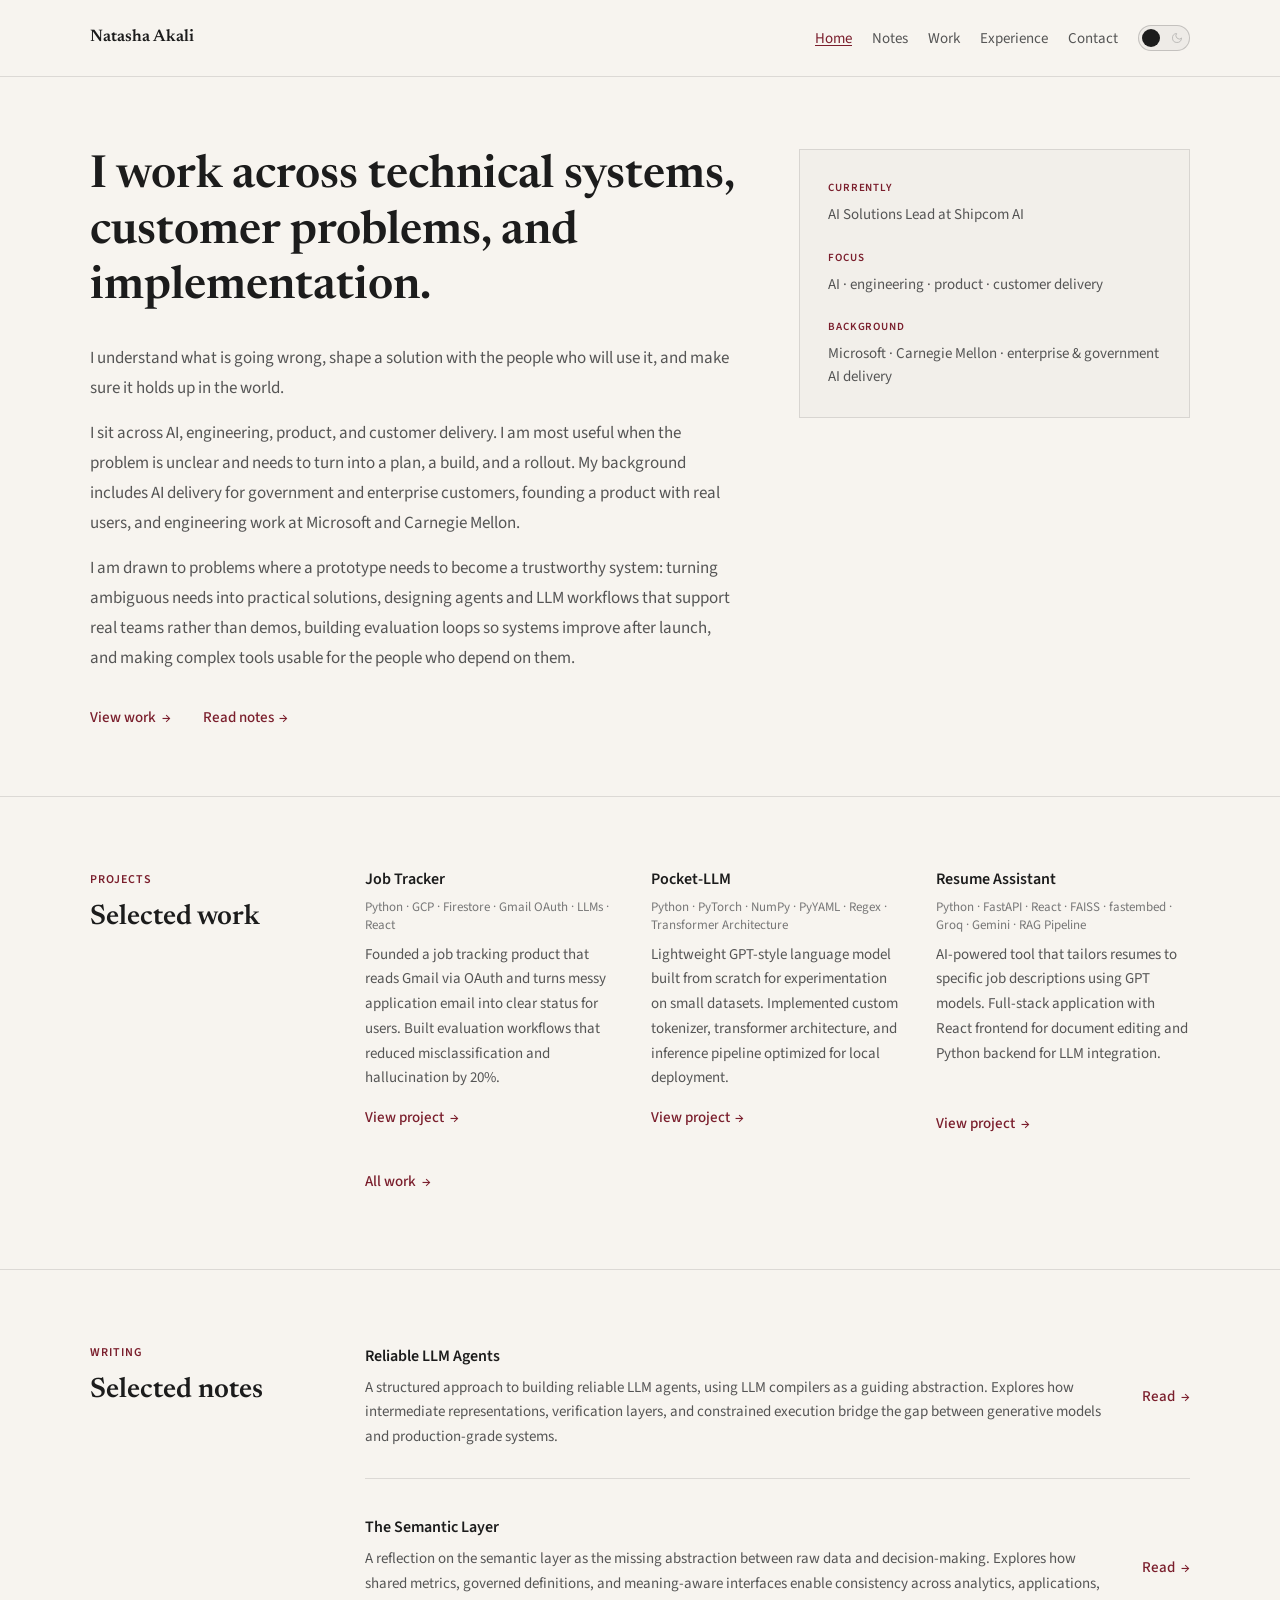
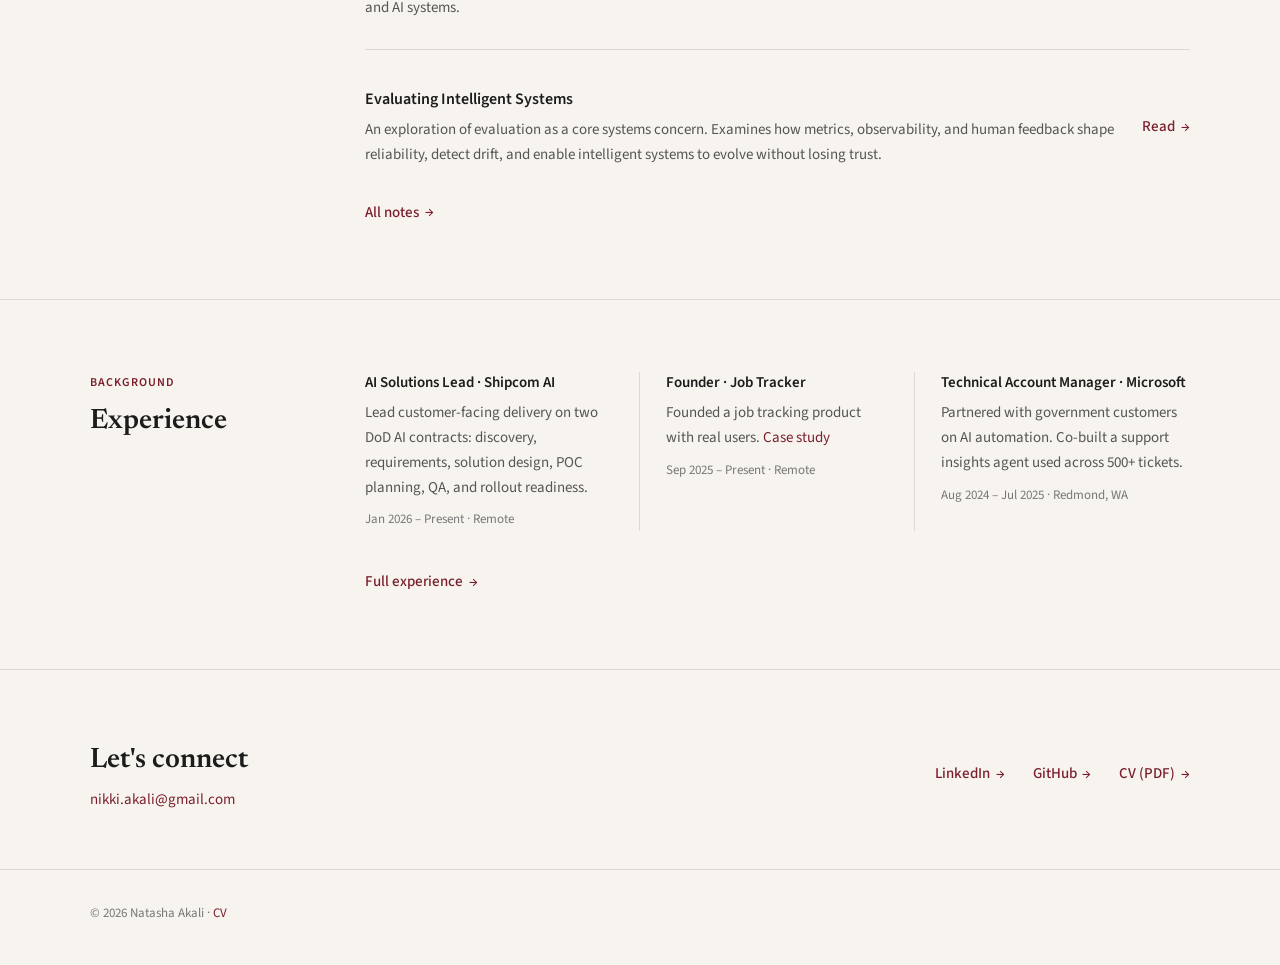
<file: index.html>
<!DOCTYPE html>
<html lang="en">
<head>
    <meta charset="UTF-8">
    <meta name="viewport" content="width=device-width, initial-scale=1.0">
    <title>Natasha Akali</title>
    <meta name="description" content="Natasha Akali works across AI, engineering, product, and customer delivery—turning ambiguous problems into plans, builds, and rollouts. Selected work, notes, and experience.">
    <link rel="canonical" href="https://nikkiakali.github.io/">
    <meta property="og:type" content="website">
    <meta property="og:title" content="Natasha Akali">
    <meta property="og:description" content="Natasha Akali works across AI, engineering, product, and customer delivery—turning ambiguous problems into plans, builds, and rollouts.">
    <meta property="og:url" content="https://nikkiakali.github.io/">
    <meta property="og:site_name" content="Natasha Akali">
    <meta name="twitter:card" content="summary">
    <meta name="twitter:title" content="Natasha Akali">
    <meta name="twitter:description" content="Natasha Akali works across AI, engineering, product, and customer delivery—turning ambiguous problems into plans, builds, and rollouts.">
    <link rel="icon" href="assets/favicon.svg" type="image/svg+xml">
    <script>
        (function () {
            var stored = localStorage.getItem('theme');
            var prefersDark = window.matchMedia('(prefers-color-scheme: dark)').matches;
            var theme = stored === 'dark' || stored === 'light'
                ? stored
                : (prefersDark ? 'dark' : 'light');
            document.documentElement.dataset.theme = theme;
        })();
    </script>
    <link rel="preconnect" href="https://fonts.googleapis.com">
    <link rel="preconnect" href="https://fonts.gstatic.com" crossorigin>
    <link href="https://fonts.googleapis.com/css2?family=Newsreader:ital,wght@0,400;0,600;1,400&family=Source+Sans+3:wght@400;500&display=swap" rel="stylesheet">
    <link rel="stylesheet" href="css/site.css">
</head>
<body class="page-home">
    <a href="#main" class="skip-link">Skip to content</a>

    <header class="site-header">
        <div class="shell site-header-inner">
            <a href="index.html" class="site-brand">Natasha Akali</a>
            <button type="button" class="nav-toggle" aria-expanded="false" aria-controls="site-nav-panel">Menu</button>
            <div id="site-nav-panel" class="site-header-end">
                <nav aria-label="Primary">
                    <ul class="site-nav">
                        <li><a href="index.html" aria-current="page">Home</a></li>
                        <li><a href="notes/index.html">Notes</a></li>
                        <li><a href="work/index.html">Work</a></li>
                        <li><a href="experience.html">Experience</a></li>
                        <li><a href="mailto:nikki.akali@gmail.com">Contact</a></li>
                    </ul>
                </nav>
                <button type="button" class="theme-switch" role="switch" aria-checked="false" aria-label="Use dark mode">
                    <span class="theme-switch-icons" aria-hidden="true">
                        <svg class="theme-icon theme-icon--sun" width="12" height="12" viewBox="0 0 24 24" fill="none" stroke="currentColor" stroke-width="2" stroke-linecap="round" stroke-linejoin="round"><circle cx="12" cy="12" r="4"/><path d="M12 2v2M12 20v2M4.93 4.93l1.41 1.41M17.66 17.66l1.41 1.41M2 12h2M20 12h2M4.93 19.07l1.41-1.41M17.66 6.34l1.41-1.41"/></svg>
                        <svg class="theme-icon theme-icon--moon" width="12" height="12" viewBox="0 0 24 24" fill="none" stroke="currentColor" stroke-width="2" stroke-linecap="round" stroke-linejoin="round"><path d="M21 12.79A9 9 0 1 1 11.21 3 7 7 0 0 0 21 12.79z"/></svg>
                    </span>
                    <span class="theme-switch-thumb" aria-hidden="true"></span>
                </button>
            </div>
        </div>
    </header>

    <main id="main">
        <section class="home-hero" aria-labelledby="intro-heading">
            <div class="shell home-hero-grid">
                <div class="home-hero-main">
                    <h1 id="intro-heading">I work across technical systems, customer problems, and implementation.</h1>
                    <div class="home-hero-body">
                        <p>I understand what is going wrong, shape a solution with the people who will use it, and make sure it holds up in the world.</p>
                        <p>I sit across AI, engineering, product, and customer delivery. I am most useful when the problem is unclear and needs to turn into a plan, a build, and a rollout. My background includes AI delivery for government and enterprise customers, founding a product with real users, and engineering work at Microsoft and Carnegie Mellon.</p>
                        <p>I am drawn to problems where a prototype needs to become a trustworthy system: turning ambiguous needs into practical solutions, designing agents and LLM workflows that support real teams rather than demos, building evaluation loops so systems improve after launch, and making complex tools usable for the people who depend on them.</p>
                    </div>
                    <div class="home-hero-links">
                        <a href="work/index.html" class="editorial-link">View work</a>
                        <a href="notes/index.html" class="editorial-link">Read notes</a>
                    </div>
                </div>
                <aside class="home-glance" aria-label="At a glance">
                    <dl class="glance-list">
                        <div class="glance-item">
                            <dt>Currently</dt>
                            <dd>AI Solutions Lead at Shipcom AI</dd>
                        </div>
                        <div class="glance-item">
                            <dt>Focus</dt>
                            <dd>AI · engineering · product · customer delivery</dd>
                        </div>
                        <div class="glance-item">
                            <dt>Background</dt>
                            <dd>Microsoft · Carnegie Mellon · enterprise &amp; government AI delivery</dd>
                        </div>
                    </dl>
                </aside>
            </div>
        </section>

        <section class="home-section page-section--ruled" aria-labelledby="work-heading">
            <div class="shell home-section-grid">
                <div class="home-section-intro">
                    <p class="section-label">Projects</p>
                    <h2 id="work-heading">Selected work</h2>
                </div>
                <div class="home-section-body">
                    <ul class="project-grid">
                        <li class="project-card">
                            <h3 class="project-card-title"><a href="projects/job-tracker.html">Job Tracker</a></h3>
                            <p class="project-card-meta">Python · GCP · Firestore · Gmail OAuth · LLMs · React</p>
                            <p class="project-card-desc">Founded a job tracking product that reads Gmail via OAuth and turns messy application email into clear status for users. Built evaluation workflows that reduced misclassification and hallucination by 20%.</p>
                            <a href="projects/job-tracker.html" class="editorial-link">View project</a>
                        </li>
                        <li class="project-card">
                            <h3 class="project-card-title"><a href="projects/pocket-llm.html">Pocket-LLM</a></h3>
                            <p class="project-card-meta">Python · PyTorch · NumPy · PyYAML · Regex · Transformer Architecture</p>
                            <p class="project-card-desc">Lightweight GPT-style language model built from scratch for experimentation on small datasets. Implemented custom tokenizer, transformer architecture, and inference pipeline optimized for local deployment.</p>
                            <a href="projects/pocket-llm.html" class="editorial-link">View project</a>
                        </li>
                        <li class="project-card">
                            <h3 class="project-card-title"><a href="projects/resume-assistant.html">Resume Assistant</a></h3>
                            <p class="project-card-meta">Python · FastAPI · React · FAISS · fastembed · Groq · Gemini · RAG Pipeline</p>
                            <p class="project-card-desc">AI-powered tool that tailors resumes to specific job descriptions using GPT models. Full-stack application with React frontend for document editing and Python backend for LLM integration.</p>
                            <a href="projects/resume-assistant.html" class="editorial-link">View project</a>
                        </li>
                    </ul>
                    <a href="work/index.html" class="editorial-link home-section-more">All work</a>
                </div>
            </div>
        </section>

        <section class="home-section page-section--ruled" aria-labelledby="notes-heading">
            <div class="shell home-section-grid">
                <div class="home-section-intro">
                    <p class="section-label">Writing</p>
                    <h2 id="notes-heading">Selected notes</h2>
                </div>
                <div class="home-section-body">
                    <ul class="notes-list">
                        <li class="notes-row">
                            <div class="notes-row-main">
                                <a href="notes/note1.html" class="notes-row-title">Reliable LLM Agents</a>
                                <p class="notes-row-preview">A structured approach to building reliable LLM agents, using LLM compilers as a guiding abstraction. Explores how intermediate representations, verification layers, and constrained execution bridge the gap between generative models and production-grade systems.</p>
                            </div>
                            <a href="notes/note1.html" class="editorial-link notes-row-link" aria-label="Read Reliable LLM Agents">Read</a>
                        </li>
                        <li class="notes-row">
                            <div class="notes-row-main">
                                <a href="notes/note2.html" class="notes-row-title">The Semantic Layer</a>
                                <p class="notes-row-preview">A reflection on the semantic layer as the missing abstraction between raw data and decision-making. Explores how shared metrics, governed definitions, and meaning-aware interfaces enable consistency across analytics, applications, and AI systems.</p>
                            </div>
                            <a href="notes/note2.html" class="editorial-link notes-row-link" aria-label="Read The Semantic Layer">Read</a>
                        </li>
                        <li class="notes-row">
                            <div class="notes-row-main">
                                <a href="notes/note3.html" class="notes-row-title">Evaluating Intelligent Systems</a>
                                <p class="notes-row-preview">An exploration of evaluation as a core systems concern. Examines how metrics, observability, and human feedback shape reliability, detect drift, and enable intelligent systems to evolve without losing trust.</p>
                            </div>
                            <a href="notes/note3.html" class="editorial-link notes-row-link" aria-label="Read Evaluating Intelligent Systems">Read</a>
                        </li>
                    </ul>
                    <a href="notes/index.html" class="editorial-link home-section-more">All notes</a>
                </div>
            </div>
        </section>

        <section class="home-section page-section--ruled" aria-labelledby="experience-heading">
            <div class="shell home-section-grid">
                <div class="home-section-intro">
                    <p class="section-label">Background</p>
                    <h2 id="experience-heading">Experience</h2>
                </div>
                <div class="home-section-body">
                    <ul class="impact-grid">
                        <li class="impact-item">
                            <p class="impact-role">AI Solutions Lead · Shipcom AI</p>
                            <p class="impact-detail">Lead customer-facing delivery on two DoD AI contracts: discovery, requirements, solution design, POC planning, QA, and rollout readiness.</p>
                            <p class="impact-meta">Jan 2026 – Present · Remote</p>
                        </li>
                        <li class="impact-item">
                            <p class="impact-role">Founder · Job Tracker</p>
                            <p class="impact-detail">Founded a job tracking product with real users. <a href="projects/job-tracker.html">Case study</a></p>
                            <p class="impact-meta">Sep 2025 – Present · Remote</p>
                        </li>
                        <li class="impact-item">
                            <p class="impact-role">Technical Account Manager · Microsoft</p>
                            <p class="impact-detail">Partnered with government customers on AI automation. Co-built a support insights agent used across 500+ tickets.</p>
                            <p class="impact-meta">Aug 2024 – Jul 2025 · Redmond, WA</p>
                        </li>
                    </ul>
                    <a href="experience.html" class="editorial-link home-section-more">Full experience</a>
                </div>
            </div>
        </section>

        <section id="contact" class="home-section page-section--ruled home-contact" aria-labelledby="contact-heading">
            <div class="shell home-contact-grid">
                <div class="home-contact-intro">
                    <h2 id="contact-heading">Let's connect</h2>
                    <p><a href="mailto:nikki.akali@gmail.com">nikki.akali@gmail.com</a></p>
                </div>
                <ul class="home-contact-links">
                    <li><a href="https://linkedin.com/in/natashaakali" target="_blank" rel="noopener noreferrer" class="editorial-link">LinkedIn</a></li>
                    <li><a href="https://github.com/nikkiakali" target="_blank" rel="noopener noreferrer" class="editorial-link">GitHub</a></li>
                    <li><a href="assets/resume.pdf" download class="editorial-link">CV (PDF)</a></li>
                </ul>
            </div>
        </section>
    </main>

    <footer class="site-footer">
        <div class="shell">
            <p>&copy; 2026 Natasha Akali · <a href="assets/resume.pdf" download>CV</a></p>
        </div>
    </footer>

    <script src="js/theme.js" defer></script>
</body>
</html>
</file>
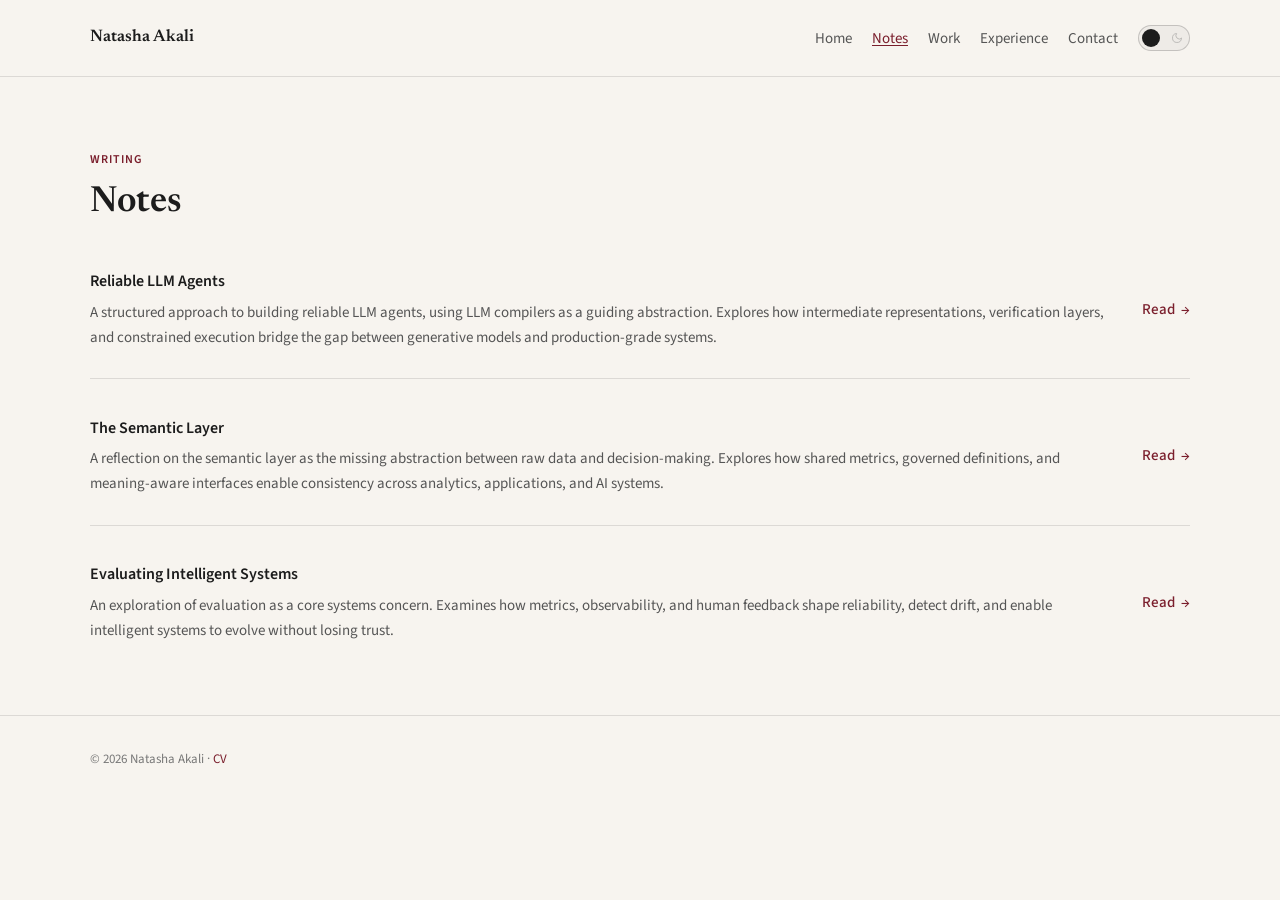
<file: notes/index.html>
<!DOCTYPE html>
<html lang="en">
<head>
    <meta charset="UTF-8">
    <meta name="viewport" content="width=device-width, initial-scale=1.0">
    <title>Notes | Natasha Akali</title>
    <script>
        (function () {
            var stored = localStorage.getItem('theme');
            var prefersDark = window.matchMedia('(prefers-color-scheme: dark)').matches;
            var theme = stored === 'dark' || stored === 'light'
                ? stored
                : (prefersDark ? 'dark' : 'light');
            document.documentElement.dataset.theme = theme;
        })();
    </script>
    <link rel="preconnect" href="https://fonts.googleapis.com">
    <link rel="preconnect" href="https://fonts.gstatic.com" crossorigin>
    <link href="https://fonts.googleapis.com/css2?family=Newsreader:ital,wght@0,400;0,600;1,400&family=Source+Sans+3:wght@400;500&display=swap" rel="stylesheet">
    <link rel="stylesheet" href="../css/site.css">
</head>
<body>
    <a href="#main" class="skip-link">Skip to content</a>

    <header class="site-header">
        <div class="shell site-header-inner">
            <a href="../index.html" class="site-brand">Natasha Akali</a>
            <button type="button" class="nav-toggle" aria-expanded="false" aria-controls="site-nav-panel">Menu</button>
            <div id="site-nav-panel" class="site-header-end">
                <nav aria-label="Primary">
                    <ul class="site-nav">
                        <li><a href="../index.html">Home</a></li>
                        <li><a href="index.html" aria-current="page">Notes</a></li>
                        <li><a href="../work/index.html">Work</a></li>
                        <li><a href="../experience.html">Experience</a></li>
                        <li><a href="mailto:nikki.akali@gmail.com">Contact</a></li>
                    </ul>
                </nav>
                <button type="button" class="theme-switch" role="switch" aria-checked="false" aria-label="Use dark mode">
                    <span class="theme-switch-icons" aria-hidden="true">
                        <svg class="theme-icon theme-icon--sun" width="12" height="12" viewBox="0 0 24 24" fill="none" stroke="currentColor" stroke-width="2" stroke-linecap="round" stroke-linejoin="round"><circle cx="12" cy="12" r="4"/><path d="M12 2v2M12 20v2M4.93 4.93l1.41 1.41M17.66 17.66l1.41 1.41M2 12h2M20 12h2M4.93 19.07l1.41-1.41M17.66 6.34l1.41-1.41"/></svg>
                        <svg class="theme-icon theme-icon--moon" width="12" height="12" viewBox="0 0 24 24" fill="none" stroke="currentColor" stroke-width="2" stroke-linecap="round" stroke-linejoin="round"><path d="M21 12.79A9 9 0 1 1 11.21 3 7 7 0 0 0 21 12.79z"/></svg>
                    </span>
                    <span class="theme-switch-thumb" aria-hidden="true"></span>
                </button>
            </div>
        </div>
    </header>

    <main id="main" class="notes-index">
        <div class="shell">
            <div class="notes-index-header">
                <p class="section-label">Writing</p>
                <h1>Notes</h1>
            </div>
            <ul class="notes-list">
                <li class="notes-row">
                    <div class="notes-row-main">
                        <a href="note1.html" class="notes-row-title">Reliable LLM Agents</a>
                        <p class="notes-row-preview">A structured approach to building reliable LLM agents, using LLM compilers as a guiding abstraction. Explores how intermediate representations, verification layers, and constrained execution bridge the gap between generative models and production-grade systems.</p>
                    </div>
                    <a href="note1.html" class="editorial-link notes-row-link" aria-label="Read Reliable LLM Agents">Read</a>
                </li>
                <li class="notes-row">
                    <div class="notes-row-main">
                        <a href="note2.html" class="notes-row-title">The Semantic Layer</a>
                        <p class="notes-row-preview">A reflection on the semantic layer as the missing abstraction between raw data and decision-making. Explores how shared metrics, governed definitions, and meaning-aware interfaces enable consistency across analytics, applications, and AI systems.</p>
                    </div>
                    <a href="note2.html" class="editorial-link notes-row-link" aria-label="Read The Semantic Layer">Read</a>
                </li>
                <li class="notes-row">
                    <div class="notes-row-main">
                        <a href="note3.html" class="notes-row-title">Evaluating Intelligent Systems</a>
                        <p class="notes-row-preview">An exploration of evaluation as a core systems concern. Examines how metrics, observability, and human feedback shape reliability, detect drift, and enable intelligent systems to evolve without losing trust.</p>
                    </div>
                    <a href="note3.html" class="editorial-link notes-row-link" aria-label="Read Evaluating Intelligent Systems">Read</a>
                </li>
            </ul>
        </div>
    </main>

    <footer class="site-footer">
        <div class="shell">
            <p>&copy; 2026 Natasha Akali · <a href="../assets/resume.pdf" download>CV</a></p>
        </div>
    </footer>

    <script src="../js/theme.js" defer></script>
</body>
</html>
</file>
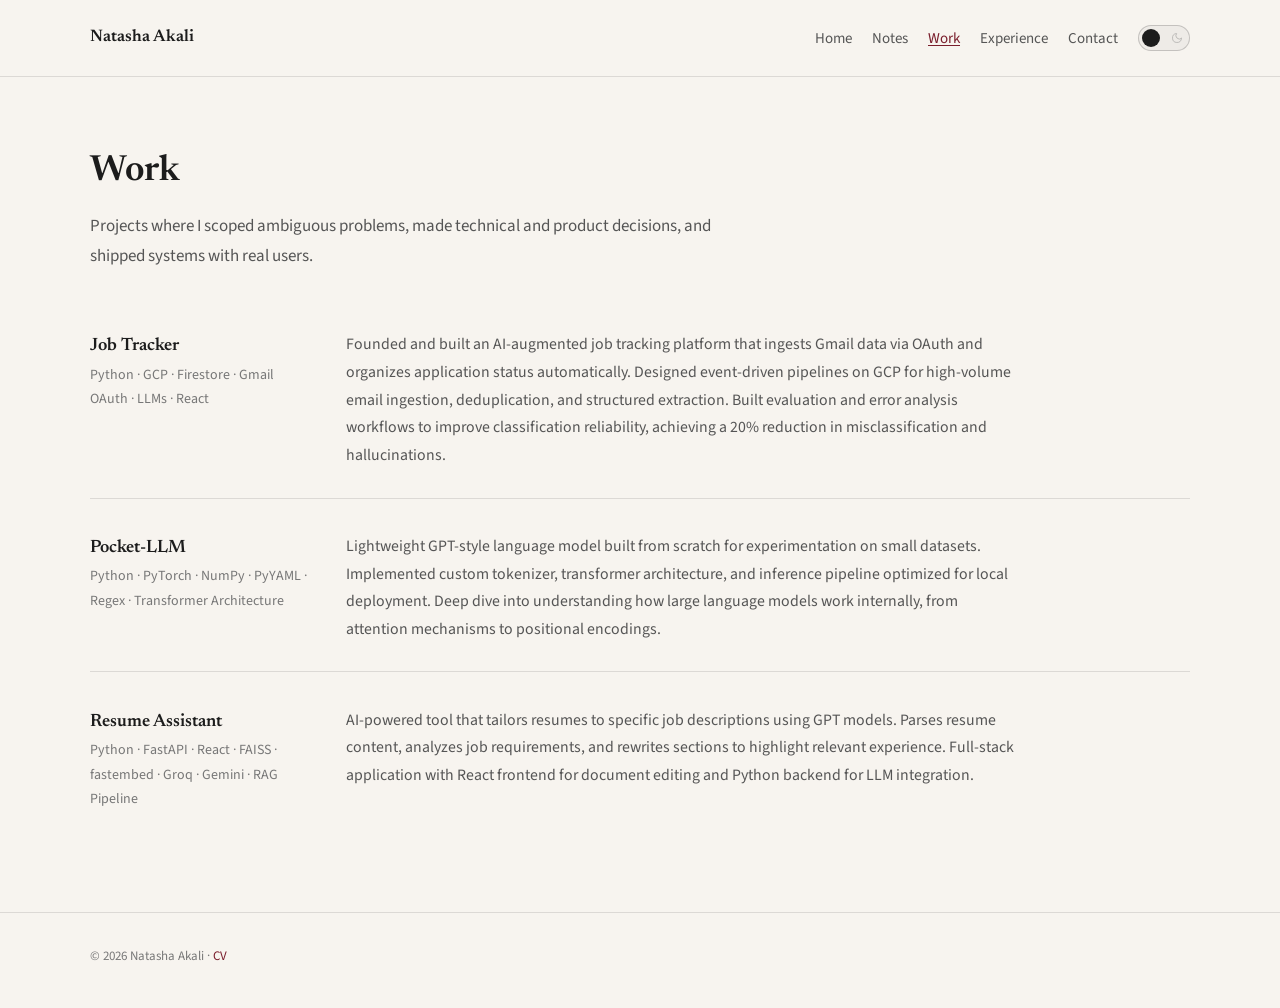
<file: work/index.html>
<!DOCTYPE html>
<html lang="en">
<head>
    <meta charset="UTF-8">
    <meta name="viewport" content="width=device-width, initial-scale=1.0">
    <title>Work | Natasha Akali</title>
    <script>
        (function () {
            var stored = localStorage.getItem('theme');
            var prefersDark = window.matchMedia('(prefers-color-scheme: dark)').matches;
            var theme = stored === 'dark' || stored === 'light'
                ? stored
                : (prefersDark ? 'dark' : 'light');
            document.documentElement.dataset.theme = theme;
        })();
    </script>
    <link rel="preconnect" href="https://fonts.googleapis.com">
    <link rel="preconnect" href="https://fonts.gstatic.com" crossorigin>
    <link href="https://fonts.googleapis.com/css2?family=Newsreader:ital,wght@0,400;0,600;1,400&family=Source+Sans+3:wght@400;500&display=swap" rel="stylesheet">
    <link rel="stylesheet" href="../css/site.css">
</head>
<body>
    <a href="#main" class="skip-link">Skip to content</a>

    <header class="site-header">
        <div class="shell site-header-inner">
            <a href="../index.html" class="site-brand">Natasha Akali</a>
            <button type="button" class="nav-toggle" aria-expanded="false" aria-controls="site-nav-panel">Menu</button>
            <div id="site-nav-panel" class="site-header-end">
                <nav aria-label="Primary">
                    <ul class="site-nav">
                        <li><a href="../index.html">Home</a></li>
                        <li><a href="../notes/index.html">Notes</a></li>
                        <li><a href="index.html" aria-current="page">Work</a></li>
                        <li><a href="../experience.html">Experience</a></li>
                        <li><a href="mailto:nikki.akali@gmail.com">Contact</a></li>
                    </ul>
                </nav>
                <button type="button" class="theme-switch" role="switch" aria-checked="false" aria-label="Use dark mode">
                    <span class="theme-switch-icons" aria-hidden="true">
                        <svg class="theme-icon theme-icon--sun" width="12" height="12" viewBox="0 0 24 24" fill="none" stroke="currentColor" stroke-width="2" stroke-linecap="round" stroke-linejoin="round"><circle cx="12" cy="12" r="4"/><path d="M12 2v2M12 20v2M4.93 4.93l1.41 1.41M17.66 17.66l1.41 1.41M2 12h2M20 12h2M4.93 19.07l1.41-1.41M17.66 6.34l1.41-1.41"/></svg>
                        <svg class="theme-icon theme-icon--moon" width="12" height="12" viewBox="0 0 24 24" fill="none" stroke="currentColor" stroke-width="2" stroke-linecap="round" stroke-linejoin="round"><path d="M21 12.79A9 9 0 1 1 11.21 3 7 7 0 0 0 21 12.79z"/></svg>
                    </span>
                    <span class="theme-switch-thumb" aria-hidden="true"></span>
                </button>
            </div>
        </div>
    </header>

    <main id="main" class="page-section">
        <div class="shell">
            <h1>Work</h1>
            <p class="prose" style="margin-top: 1rem; margin-bottom: 2rem;">Projects where I scoped ambiguous problems, made technical and product decisions, and shipped systems with real users.</p>
            <ul class="index-list">
                <li class="index-item">
                    <div class="index-item-header">
                        <a href="../projects/job-tracker.html" class="index-item-title">Job Tracker</a>
                        <p class="index-item-meta">Python · GCP · Firestore · Gmail OAuth · LLMs · React</p>
                    </div>
                    <p class="index-item-preview">Founded and built an AI-augmented job tracking platform that ingests Gmail data via OAuth and organizes application status automatically. Designed event-driven pipelines on GCP for high-volume email ingestion, deduplication, and structured extraction. Built evaluation and error analysis workflows to improve classification reliability, achieving a 20% reduction in misclassification and hallucinations.</p>
                </li>
                <li class="index-item">
                    <div class="index-item-header">
                        <a href="../projects/pocket-llm.html" class="index-item-title">Pocket-LLM</a>
                        <p class="index-item-meta">Python · PyTorch · NumPy · PyYAML · Regex · Transformer Architecture</p>
                    </div>
                    <p class="index-item-preview">Lightweight GPT-style language model built from scratch for experimentation on small datasets. Implemented custom tokenizer, transformer architecture, and inference pipeline optimized for local deployment. Deep dive into understanding how large language models work internally, from attention mechanisms to positional encodings.</p>
                </li>
                <li class="index-item">
                    <div class="index-item-header">
                        <a href="../projects/resume-assistant.html" class="index-item-title">Resume Assistant</a>
                        <p class="index-item-meta">Python · FastAPI · React · FAISS · fastembed · Groq · Gemini · RAG Pipeline</p>
                    </div>
                    <p class="index-item-preview">AI-powered tool that tailors resumes to specific job descriptions using GPT models. Parses resume content, analyzes job requirements, and rewrites sections to highlight relevant experience. Full-stack application with React frontend for document editing and Python backend for LLM integration.</p>
                </li>
            </ul>
        </div>
    </main>

    <footer class="site-footer">
        <div class="shell">
            <p>&copy; 2026 Natasha Akali · <a href="../assets/resume.pdf" download>CV</a></p>
        </div>
    </footer>

    <script src="../js/theme.js" defer></script>
</body>
</html>
</file>
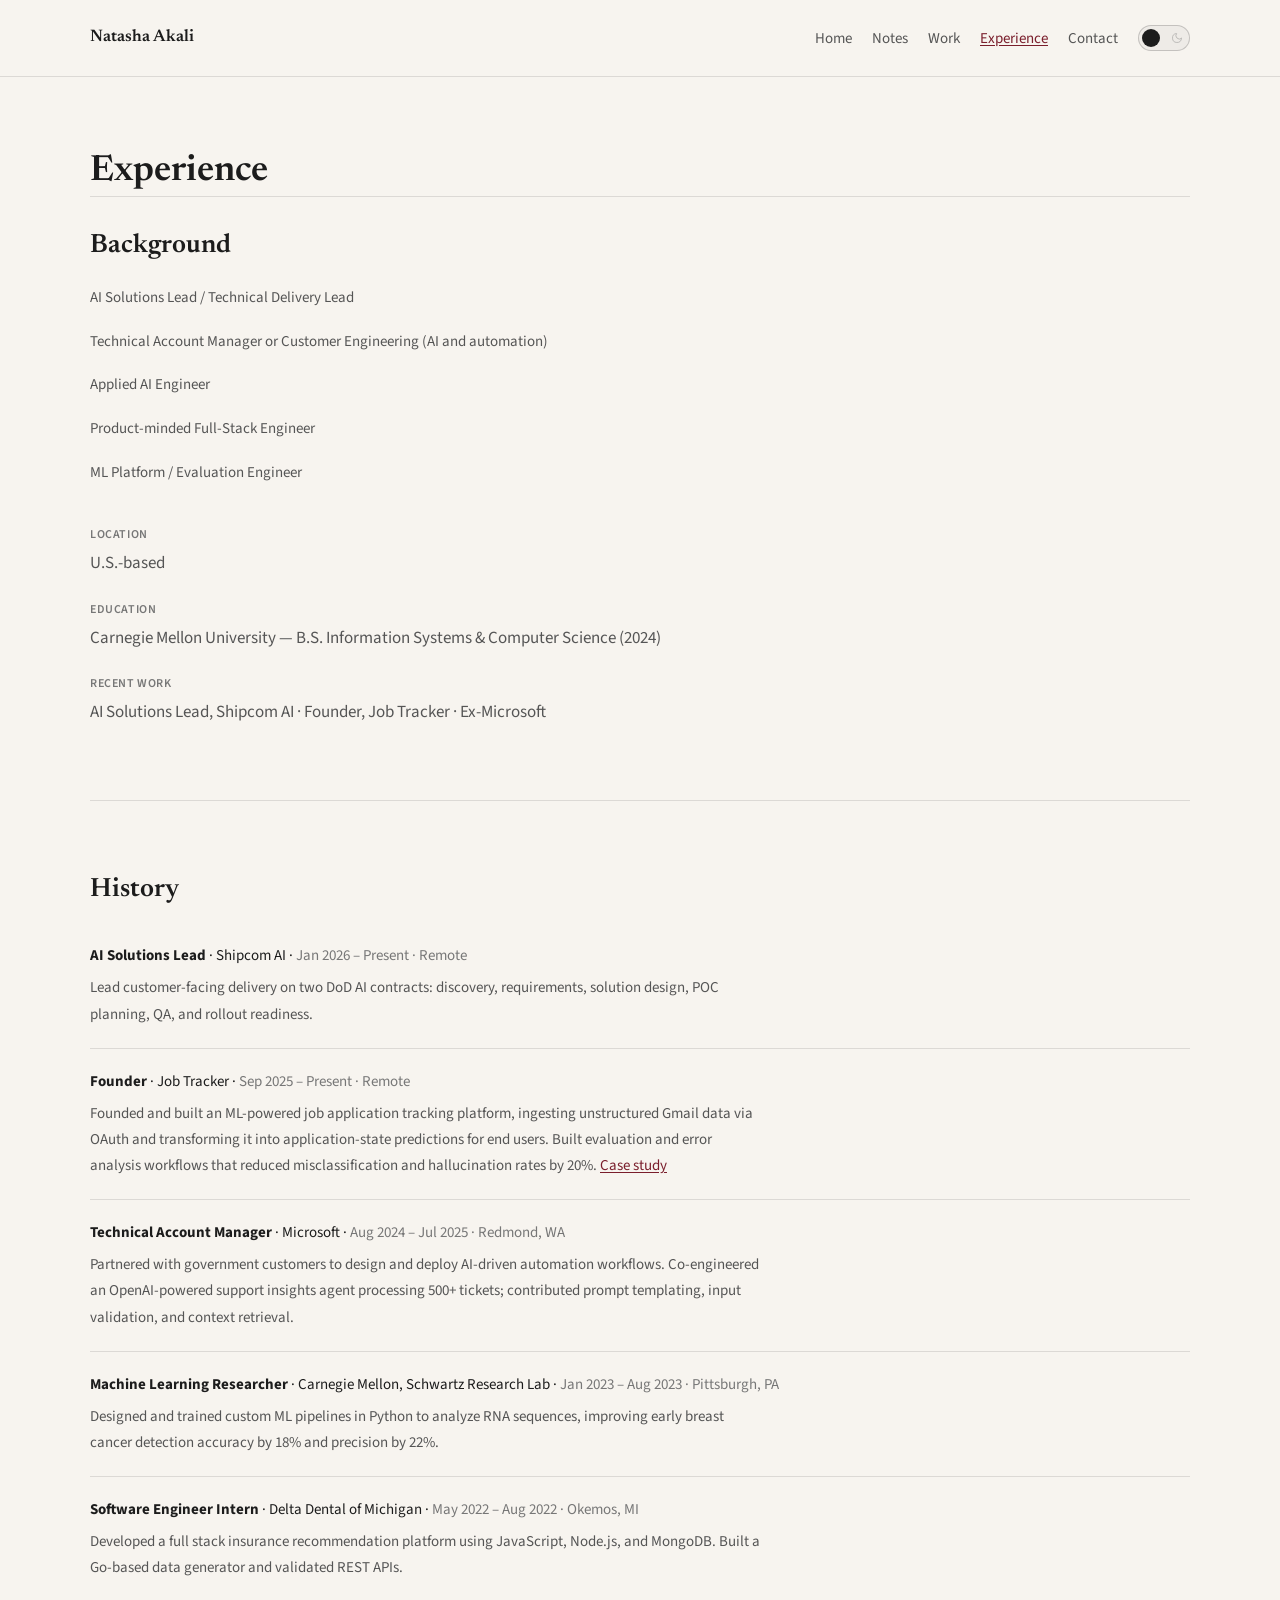
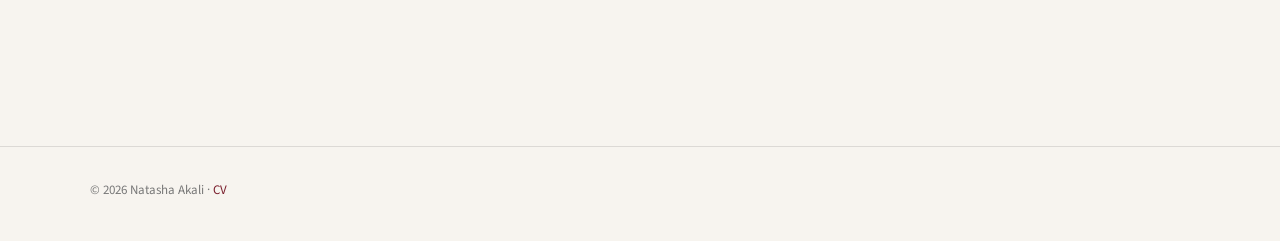
<file: experience.html>
<!DOCTYPE html>
<html lang="en">
<head>
    <meta charset="UTF-8">
    <meta name="viewport" content="width=device-width, initial-scale=1.0">
    <title>Experience | Natasha Akali</title>
    <script>
        (function () {
            var stored = localStorage.getItem('theme');
            var prefersDark = window.matchMedia('(prefers-color-scheme: dark)').matches;
            var theme = stored === 'dark' || stored === 'light'
                ? stored
                : (prefersDark ? 'dark' : 'light');
            document.documentElement.dataset.theme = theme;
        })();
    </script>
    <link rel="preconnect" href="https://fonts.googleapis.com">
    <link rel="preconnect" href="https://fonts.gstatic.com" crossorigin>
    <link href="https://fonts.googleapis.com/css2?family=Newsreader:ital,wght@0,400;0,600;1,400&family=Source+Sans+3:wght@400;500&display=swap" rel="stylesheet">
    <link rel="stylesheet" href="css/site.css">
</head>
<body>
    <a href="#main" class="skip-link">Skip to content</a>

    <header class="site-header">
        <div class="shell site-header-inner">
            <a href="index.html" class="site-brand">Natasha Akali</a>
            <button type="button" class="nav-toggle" aria-expanded="false" aria-controls="site-nav-panel">Menu</button>
            <div id="site-nav-panel" class="site-header-end">
                <nav aria-label="Primary">
                    <ul class="site-nav">
                        <li><a href="index.html">Home</a></li>
                        <li><a href="notes/index.html">Notes</a></li>
                        <li><a href="work/index.html">Work</a></li>
                        <li><a href="experience.html" aria-current="page">Experience</a></li>
                        <li><a href="mailto:nikki.akali@gmail.com">Contact</a></li>
                    </ul>
                </nav>
                <button type="button" class="theme-switch" role="switch" aria-checked="false" aria-label="Use dark mode">
                    <span class="theme-switch-icons" aria-hidden="true">
                        <svg class="theme-icon theme-icon--sun" width="12" height="12" viewBox="0 0 24 24" fill="none" stroke="currentColor" stroke-width="2" stroke-linecap="round" stroke-linejoin="round"><circle cx="12" cy="12" r="4"/><path d="M12 2v2M12 20v2M4.93 4.93l1.41 1.41M17.66 17.66l1.41 1.41M2 12h2M20 12h2M4.93 19.07l1.41-1.41M17.66 6.34l1.41-1.41"/></svg>
                        <svg class="theme-icon theme-icon--moon" width="12" height="12" viewBox="0 0 24 24" fill="none" stroke="currentColor" stroke-width="2" stroke-linecap="round" stroke-linejoin="round"><path d="M21 12.79A9 9 0 1 1 11.21 3 7 7 0 0 0 21 12.79z"/></svg>
                    </span>
                    <span class="theme-switch-thumb" aria-hidden="true"></span>
                </button>
            </div>
        </div>
    </header>

    <main id="main" class="page-section">
        <div class="shell">
            <h1>Experience</h1>

            <section class="page-section page-section--ruled" style="padding-top: 2rem;" aria-labelledby="roles-heading">
                <h2 id="roles-heading">Background</h2>
                <ul class="roles-plain">
                    <li>AI Solutions Lead / Technical Delivery Lead</li>
                    <li>Technical Account Manager or Customer Engineering (AI and automation)</li>
                    <li>Applied AI Engineer</li>
                    <li>Product-minded Full-Stack Engineer</li>
                    <li>ML Platform / Evaluation Engineer</li>
                </ul>

                <dl class="meta-dl">
                    <dt>Location</dt>
                    <dd>U.S.-based</dd>
                    <dt>Education</dt>
                    <dd>Carnegie Mellon University — B.S. Information Systems &amp; Computer Science (2024)</dd>
                    <dt>Recent work</dt>
                    <dd>AI Solutions Lead, Shipcom AI · Founder, Job Tracker · Ex-Microsoft</dd>
                </dl>
            </section>

            <section class="page-section page-section--ruled" aria-labelledby="history-heading">
                <h2 id="history-heading">History</h2>

                <div class="exp-entry">
                    <p class="exp-meta"><strong>AI Solutions Lead</strong> · Shipcom AI · <span>Jan 2026 – Present · Remote</span></p>
                    <p class="exp-detail">Lead customer-facing delivery on two DoD AI contracts: discovery, requirements, solution design, POC planning, QA, and rollout readiness.</p>
                </div>
                <div class="exp-entry">
                    <p class="exp-meta"><strong>Founder</strong> · Job Tracker · <span>Sep 2025 – Present · Remote</span></p>
                    <p class="exp-detail">Founded and built an ML-powered job application tracking platform, ingesting unstructured Gmail data via OAuth and transforming it into application-state predictions for end users. Built evaluation and error analysis workflows that reduced misclassification and hallucination rates by 20%. <a href="projects/job-tracker.html">Case study</a></p>
                </div>
                <div class="exp-entry">
                    <p class="exp-meta"><strong>Technical Account Manager</strong> · Microsoft · <span>Aug 2024 – Jul 2025 · Redmond, WA</span></p>
                    <p class="exp-detail">Partnered with government customers to design and deploy AI-driven automation workflows. Co-engineered an OpenAI-powered support insights agent processing 500+ tickets; contributed prompt templating, input validation, and context retrieval.</p>
                </div>
                <div class="exp-entry">
                    <p class="exp-meta"><strong>Machine Learning Researcher</strong> · Carnegie Mellon, Schwartz Research Lab · <span>Jan 2023 – Aug 2023 · Pittsburgh, PA</span></p>
                    <p class="exp-detail">Designed and trained custom ML pipelines in Python to analyze RNA sequences, improving early breast cancer detection accuracy by 18% and precision by 22%.</p>
                </div>
                <div class="exp-entry">
                    <p class="exp-meta"><strong>Software Engineer Intern</strong> · Delta Dental of Michigan · <span>May 2022 – Aug 2022 · Okemos, MI</span></p>
                    <p class="exp-detail">Developed a full stack insurance recommendation platform using JavaScript, Node.js, and MongoDB. Built a Go-based data generator and validated REST APIs.</p>
                </div>
            </section>
        </div>
    </main>

    <footer class="site-footer">
        <div class="shell">
            <p>&copy; 2026 Natasha Akali · <a href="assets/resume.pdf" download>CV</a></p>
        </div>
    </footer>

    <script src="js/theme.js" defer></script>
</body>
</html>
</file>
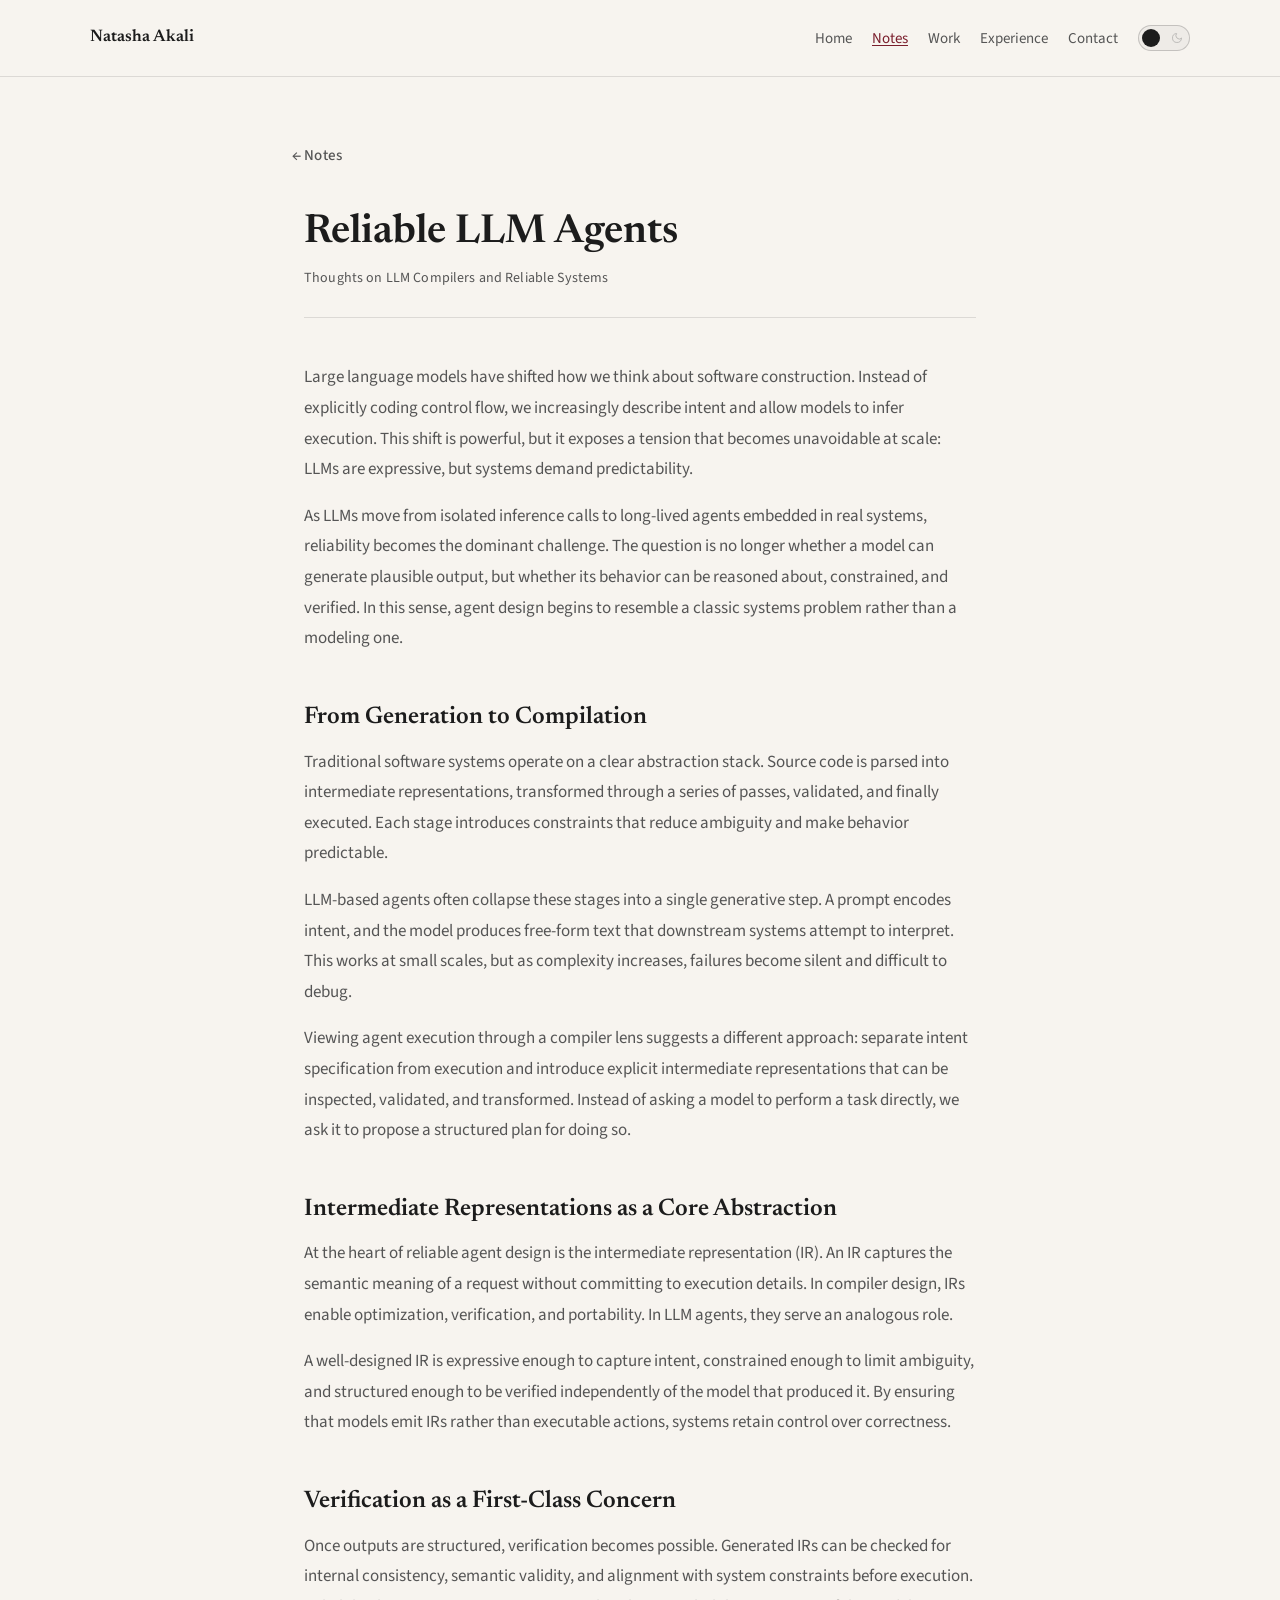
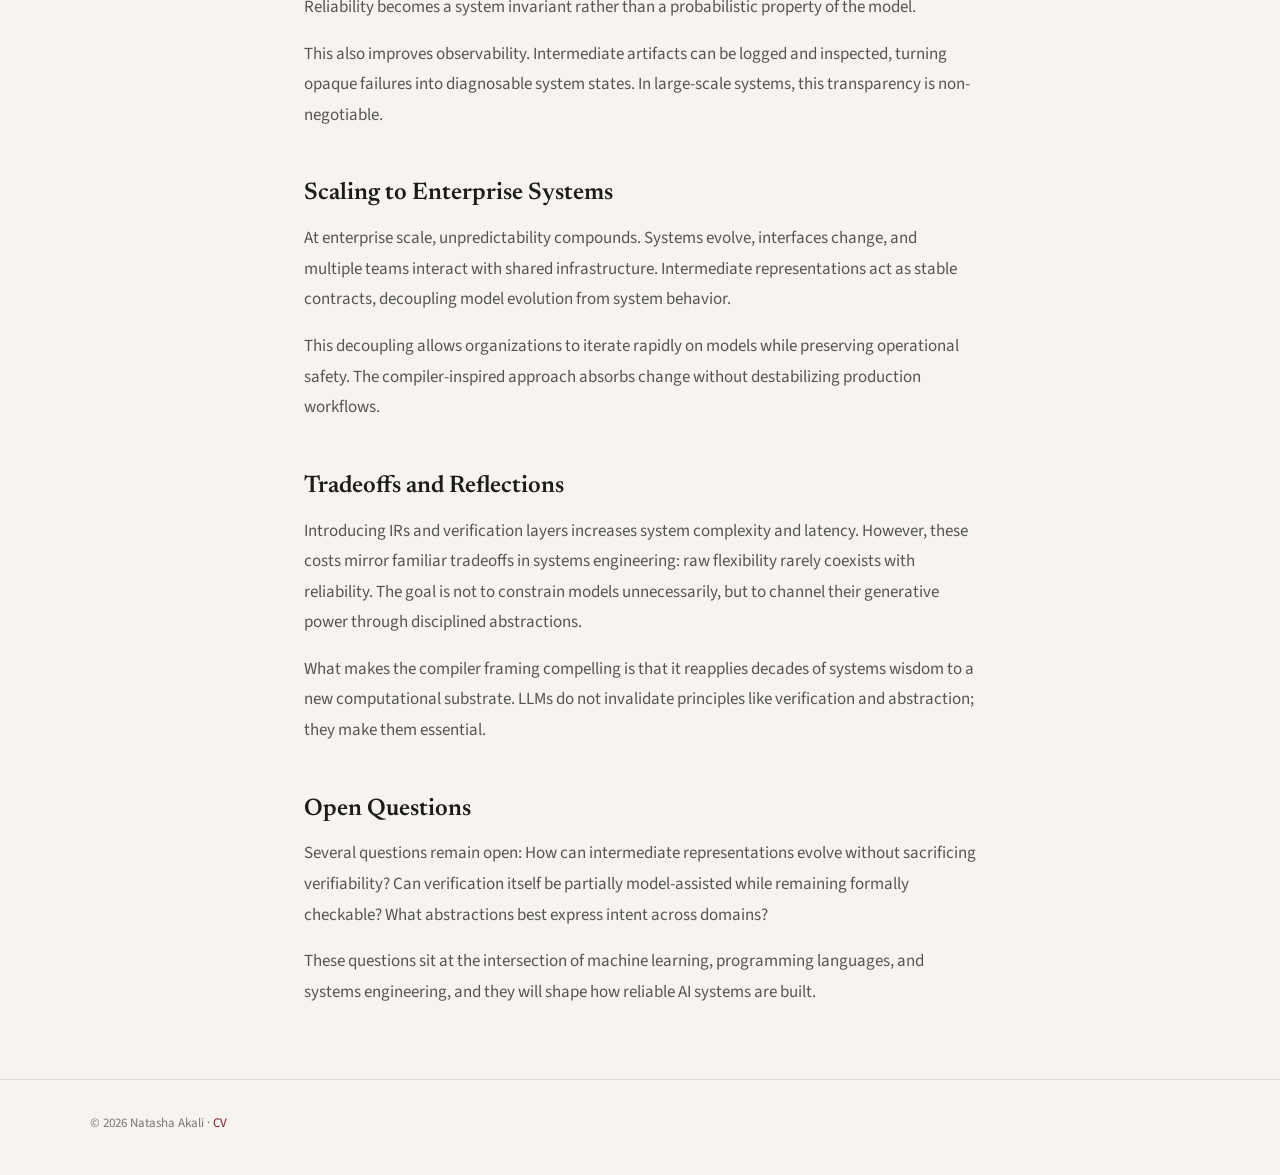
<file: notes/note1.html>
<!DOCTYPE html>
<html lang="en">
<head>
    <meta charset="UTF-8">
    <meta name="viewport" content="width=device-width, initial-scale=1.0">
    <title>Reliable LLM Agents | Natasha Akali</title>
    <script>
        (function () {
            var stored = localStorage.getItem('theme');
            var prefersDark = window.matchMedia('(prefers-color-scheme: dark)').matches;
            var theme = stored === 'dark' || stored === 'light'
                ? stored
                : (prefersDark ? 'dark' : 'light');
            document.documentElement.dataset.theme = theme;
        })();
    </script>
    <link rel="preconnect" href="https://fonts.googleapis.com">
    <link rel="preconnect" href="https://fonts.gstatic.com" crossorigin>
    <link href="https://fonts.googleapis.com/css2?family=Newsreader:ital,wght@0,400;0,600;1,400&family=Source+Sans+3:wght@400;500&display=swap" rel="stylesheet">
    <link rel="stylesheet" href="../css/site.css">
</head>
<body class="page-reading">
    <a href="#main" class="skip-link">Skip to content</a>
    <header class="site-header">
        <div class="shell site-header-inner">
            <a href="../index.html" class="site-brand">Natasha Akali</a>
            <button type="button" class="nav-toggle" aria-expanded="false" aria-controls="site-nav-panel">Menu</button>
            <div id="site-nav-panel" class="site-header-end">
                <nav aria-label="Primary">
                    <ul class="site-nav">
                        <li><a href="../index.html">Home</a></li>
                        <li><a href="index.html" aria-current="page">Notes</a></li>
                        <li><a href="../work/index.html">Work</a></li>
                        <li><a href="../experience.html">Experience</a></li>
                        <li><a href="mailto:nikki.akali@gmail.com">Contact</a></li>
                    </ul>
                </nav>
                <button type="button" class="theme-switch" role="switch" aria-checked="false" aria-label="Use dark mode">
                    <span class="theme-switch-icons" aria-hidden="true">
                        <svg class="theme-icon theme-icon--sun" width="12" height="12" viewBox="0 0 24 24" fill="none" stroke="currentColor" stroke-width="2" stroke-linecap="round" stroke-linejoin="round"><circle cx="12" cy="12" r="4"/><path d="M12 2v2M12 20v2M4.93 4.93l1.41 1.41M17.66 17.66l1.41 1.41M2 12h2M20 12h2M4.93 19.07l1.41-1.41M17.66 6.34l1.41-1.41"/></svg>
                        <svg class="theme-icon theme-icon--moon" width="12" height="12" viewBox="0 0 24 24" fill="none" stroke="currentColor" stroke-width="2" stroke-linecap="round" stroke-linejoin="round"><path d="M21 12.79A9 9 0 1 1 11.21 3 7 7 0 0 0 21 12.79z"/></svg>
                    </span>
                    <span class="theme-switch-thumb" aria-hidden="true"></span>
                </button>
            </div>
        </div>
    </header>
    <main id="main" class="reading">
        <div class="shell reading-layout">
            <a href="index.html" class="page-back">&larr; Notes</a>
            <article class="essay">
            <h1>Reliable LLM Agents</h1>
                        <div class="essay-meta">Thoughts on LLM Compilers and Reliable Systems</div>
            
                        <p>
                            Large language models have shifted how we think about software construction. Instead of explicitly coding control flow, we increasingly describe intent and allow models to infer execution. This shift is powerful, but it exposes a tension that becomes unavoidable at scale: LLMs are expressive, but systems demand predictability.
                        </p>
            
                        <p>
                            As LLMs move from isolated inference calls to long-lived agents embedded in real systems, reliability becomes the dominant challenge. The question is no longer whether a model can generate plausible output, but whether its behavior can be reasoned about, constrained, and verified. In this sense, agent design begins to resemble a classic systems problem rather than a modeling one.
                        </p>
            
                        <h2>From Generation to Compilation</h2>
            
                        <p>
                            Traditional software systems operate on a clear abstraction stack. Source code is parsed into intermediate representations, transformed through a series of passes, validated, and finally executed. Each stage introduces constraints that reduce ambiguity and make behavior predictable.
                        </p>
            
                        <p>
                            LLM-based agents often collapse these stages into a single generative step. A prompt encodes intent, and the model produces free-form text that downstream systems attempt to interpret. This works at small scales, but as complexity increases, failures become silent and difficult to debug.
                        </p>
            
                        <p>
                            Viewing agent execution through a compiler lens suggests a different approach: separate intent specification from execution and introduce explicit intermediate representations that can be inspected, validated, and transformed. Instead of asking a model to perform a task directly, we ask it to propose a structured plan for doing so.
                        </p>
            
                        <h2>Intermediate Representations as a Core Abstraction</h2>
            
                        <p>
                            At the heart of reliable agent design is the intermediate representation (IR). An IR captures the semantic meaning of a request without committing to execution details. In compiler design, IRs enable optimization, verification, and portability. In LLM agents, they serve an analogous role.
                        </p>
            
                        <p>
                            A well-designed IR is expressive enough to capture intent, constrained enough to limit ambiguity, and structured enough to be verified independently of the model that produced it. By ensuring that models emit IRs rather than executable actions, systems retain control over correctness.
                        </p>
            
                        <h2>Verification as a First-Class Concern</h2>
            
                        <p>
                            Once outputs are structured, verification becomes possible. Generated IRs can be checked for internal consistency, semantic validity, and alignment with system constraints before execution. Reliability becomes a system invariant rather than a probabilistic property of the model.
                        </p>
            
                        <p>
                            This also improves observability. Intermediate artifacts can be logged and inspected, turning opaque failures into diagnosable system states. In large-scale systems, this transparency is non-negotiable.
                        </p>
            
                        <h2>Scaling to Enterprise Systems</h2>
            
                        <p>
                            At enterprise scale, unpredictability compounds. Systems evolve, interfaces change, and multiple teams interact with shared infrastructure. Intermediate representations act as stable contracts, decoupling model evolution from system behavior.
                        </p>
            
                        <p>
                            This decoupling allows organizations to iterate rapidly on models while preserving operational safety. The compiler-inspired approach absorbs change without destabilizing production workflows.
                        </p>
            
                        <h2>Tradeoffs and Reflections</h2>
            
                        <p>
                            Introducing IRs and verification layers increases system complexity and latency. However, these costs mirror familiar tradeoffs in systems engineering: raw flexibility rarely coexists with reliability. The goal is not to constrain models unnecessarily, but to channel their generative power through disciplined abstractions.
                        </p>
            
                        <p>
                            What makes the compiler framing compelling is that it reapplies decades of systems wisdom to a new computational substrate. LLMs do not invalidate principles like verification and abstraction; they make them essential.
                        </p>
            
                        <h2>Open Questions</h2>
            
                        <p>
                            Several questions remain open: How can intermediate representations evolve without sacrificing verifiability? Can verification itself be partially model-assisted while remaining formally checkable? What abstractions best express intent across domains?
                        </p>
            
                        <p>
                            These questions sit at the intersection of machine learning, programming languages, and systems engineering, and they will shape how reliable AI systems are built.
                        </p>
            </article>
        </div>
    </main>
    <footer class="site-footer">
        <div class="shell">
            <p>&copy; 2026 Natasha Akali &middot; <a href="../assets/resume.pdf" download>CV</a></p>
        </div>
    </footer>
    <script src="../js/theme.js" defer></script>
</body>
</html>
</file>
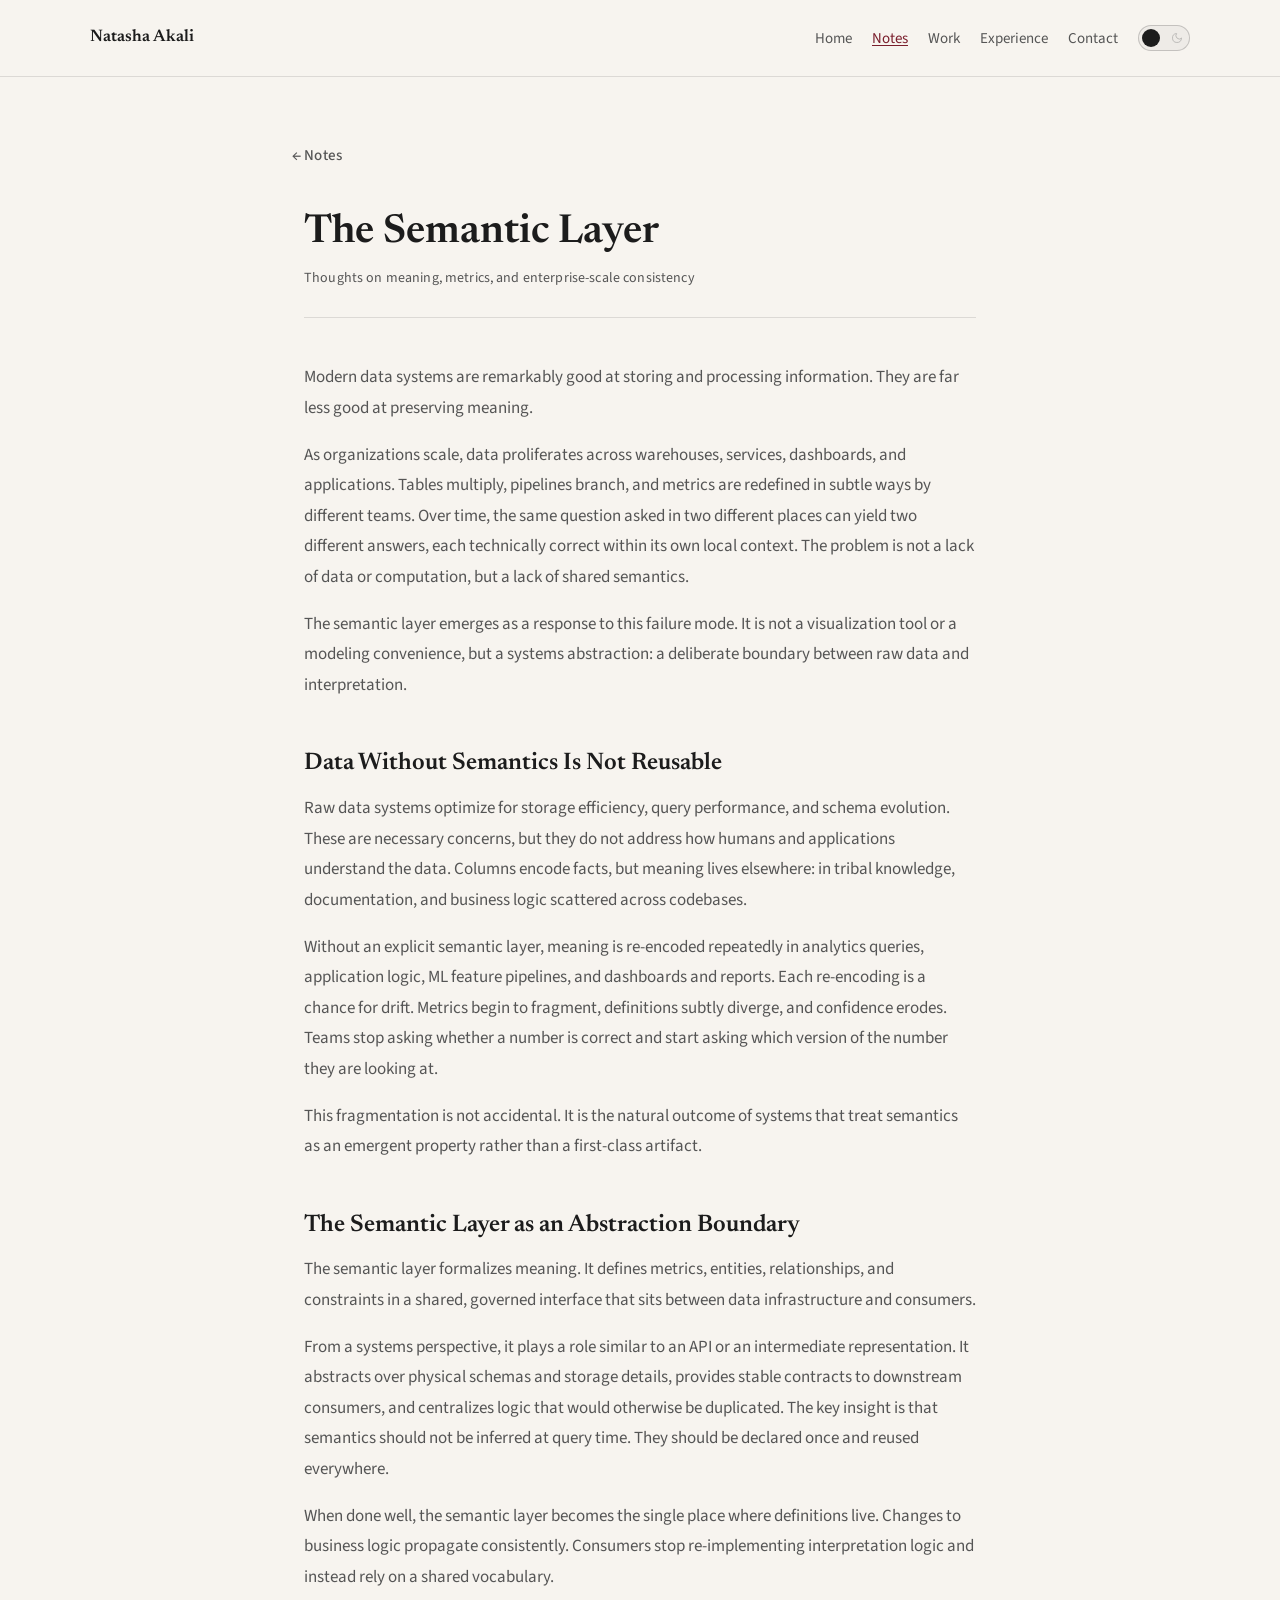
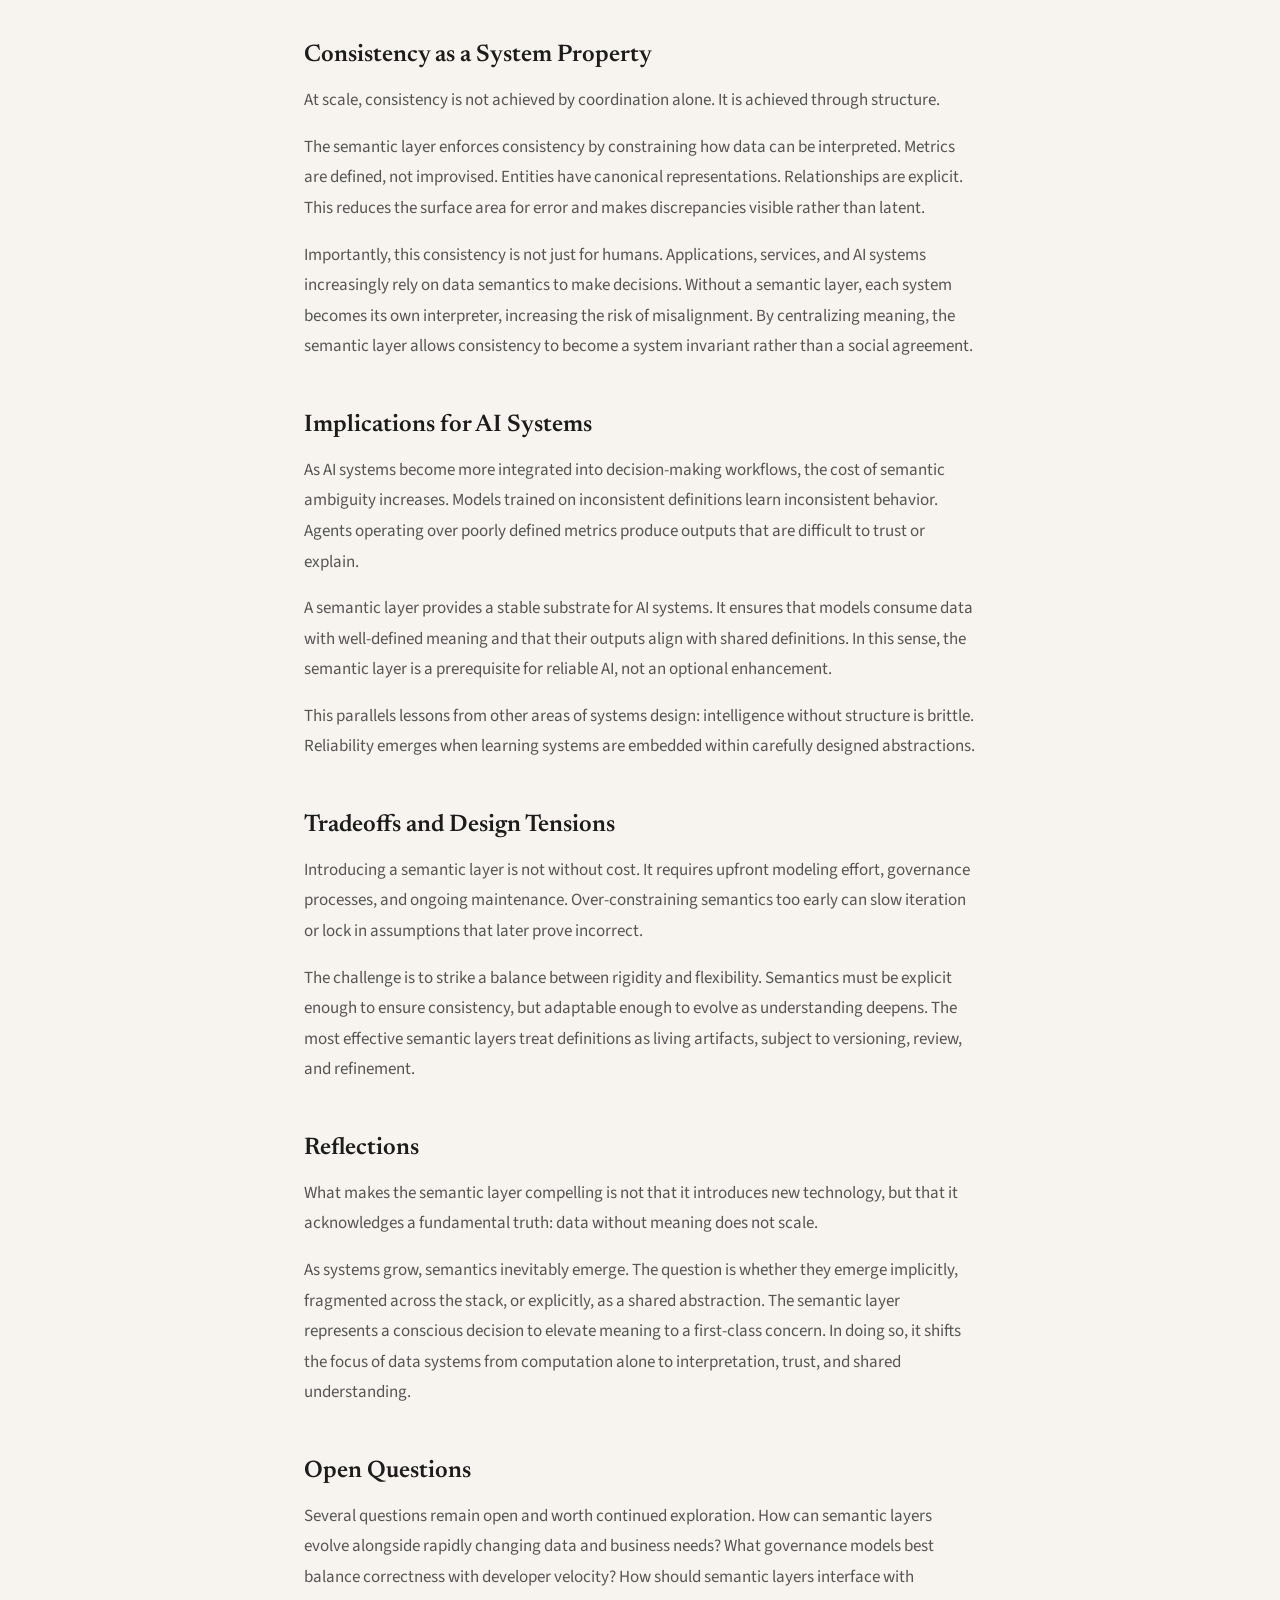
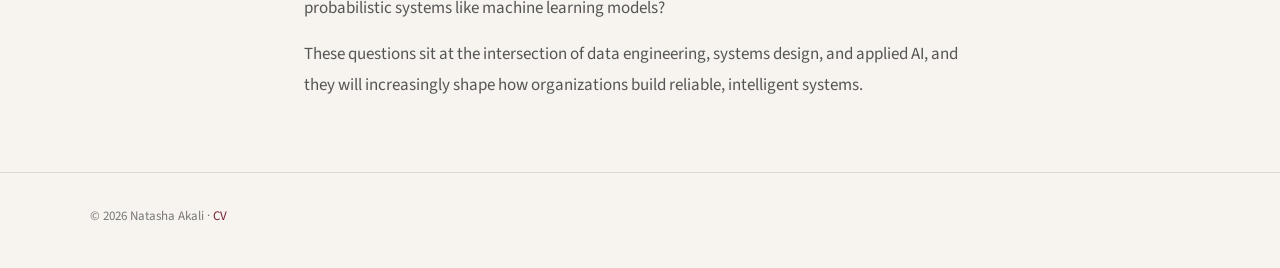
<file: notes/note2.html>
<!DOCTYPE html>
<html lang="en">
<head>
    <meta charset="UTF-8">
    <meta name="viewport" content="width=device-width, initial-scale=1.0">
    <title>The Semantic Layer | Natasha Akali</title>
    <script>
        (function () {
            var stored = localStorage.getItem('theme');
            var prefersDark = window.matchMedia('(prefers-color-scheme: dark)').matches;
            var theme = stored === 'dark' || stored === 'light'
                ? stored
                : (prefersDark ? 'dark' : 'light');
            document.documentElement.dataset.theme = theme;
        })();
    </script>
    <link rel="preconnect" href="https://fonts.googleapis.com">
    <link rel="preconnect" href="https://fonts.gstatic.com" crossorigin>
    <link href="https://fonts.googleapis.com/css2?family=Newsreader:ital,wght@0,400;0,600;1,400&family=Source+Sans+3:wght@400;500&display=swap" rel="stylesheet">
    <link rel="stylesheet" href="../css/site.css">
</head>
<body class="page-reading">
    <a href="#main" class="skip-link">Skip to content</a>
    <header class="site-header">
        <div class="shell site-header-inner">
            <a href="../index.html" class="site-brand">Natasha Akali</a>
            <button type="button" class="nav-toggle" aria-expanded="false" aria-controls="site-nav-panel">Menu</button>
            <div id="site-nav-panel" class="site-header-end">
                <nav aria-label="Primary">
                    <ul class="site-nav">
                        <li><a href="../index.html">Home</a></li>
                        <li><a href="index.html" aria-current="page">Notes</a></li>
                        <li><a href="../work/index.html">Work</a></li>
                        <li><a href="../experience.html">Experience</a></li>
                        <li><a href="mailto:nikki.akali@gmail.com">Contact</a></li>
                    </ul>
                </nav>
                <button type="button" class="theme-switch" role="switch" aria-checked="false" aria-label="Use dark mode">
                    <span class="theme-switch-icons" aria-hidden="true">
                        <svg class="theme-icon theme-icon--sun" width="12" height="12" viewBox="0 0 24 24" fill="none" stroke="currentColor" stroke-width="2" stroke-linecap="round" stroke-linejoin="round"><circle cx="12" cy="12" r="4"/><path d="M12 2v2M12 20v2M4.93 4.93l1.41 1.41M17.66 17.66l1.41 1.41M2 12h2M20 12h2M4.93 19.07l1.41-1.41M17.66 6.34l1.41-1.41"/></svg>
                        <svg class="theme-icon theme-icon--moon" width="12" height="12" viewBox="0 0 24 24" fill="none" stroke="currentColor" stroke-width="2" stroke-linecap="round" stroke-linejoin="round"><path d="M21 12.79A9 9 0 1 1 11.21 3 7 7 0 0 0 21 12.79z"/></svg>
                    </span>
                    <span class="theme-switch-thumb" aria-hidden="true"></span>
                </button>
            </div>
        </div>
    </header>
    <main id="main" class="reading">
        <div class="shell reading-layout">
            <a href="index.html" class="page-back">&larr; Notes</a>
            <article class="essay">
            <h1>The Semantic Layer</h1>
                        <div class="essay-meta">Thoughts on meaning, metrics, and enterprise-scale consistency</div>
            
                        <p>
                            Modern data systems are remarkably good at storing and processing information. They are far less good at preserving meaning.
                        </p>
            
                        <p>
                            As organizations scale, data proliferates across warehouses, services, dashboards, and applications. Tables multiply, pipelines branch,
                            and metrics are redefined in subtle ways by different teams. Over time, the same question asked in two different places can yield two
                            different answers, each technically correct within its own local context. The problem is not a lack of data or computation, but a lack
                            of shared semantics.
                        </p>
            
                        <p>
                            The semantic layer emerges as a response to this failure mode. It is not a visualization tool or a modeling convenience, but a systems
                            abstraction: a deliberate boundary between raw data and interpretation.
                        </p>
            
                        <h2>Data Without Semantics Is Not Reusable</h2>
            
                        <p>
                            Raw data systems optimize for storage efficiency, query performance, and schema evolution. These are necessary concerns, but they do not
                            address how humans and applications understand the data. Columns encode facts, but meaning lives elsewhere: in tribal knowledge,
                            documentation, and business logic scattered across codebases.
                        </p>
            
                        <p>
                            Without an explicit semantic layer, meaning is re-encoded repeatedly in analytics queries, application logic, ML feature pipelines, and
                            dashboards and reports. Each re-encoding is a chance for drift. Metrics begin to fragment, definitions subtly diverge, and confidence
                            erodes. Teams stop asking whether a number is correct and start asking which version of the number they are looking at.
                        </p>
            
                        <p>
                            This fragmentation is not accidental. It is the natural outcome of systems that treat semantics as an emergent property rather than a
                            first-class artifact.
                        </p>
            
                        <h2>The Semantic Layer as an Abstraction Boundary</h2>
            
                        <p>
                            The semantic layer formalizes meaning. It defines metrics, entities, relationships, and constraints in a shared, governed interface that
                            sits between data infrastructure and consumers.
                        </p>
            
                        <p>
                            From a systems perspective, it plays a role similar to an API or an intermediate representation. It abstracts over physical schemas and
                            storage details, provides stable contracts to downstream consumers, and centralizes logic that would otherwise be duplicated. The key
                            insight is that semantics should not be inferred at query time. They should be declared once and reused everywhere.
                        </p>
            
                        <p>
                            When done well, the semantic layer becomes the single place where definitions live. Changes to business logic propagate consistently.
                            Consumers stop re-implementing interpretation logic and instead rely on a shared vocabulary.
                        </p>
            
                        <h2>Consistency as a System Property</h2>
            
                        <p>
                            At scale, consistency is not achieved by coordination alone. It is achieved through structure.
                        </p>
            
                        <p>
                            The semantic layer enforces consistency by constraining how data can be interpreted. Metrics are defined, not improvised. Entities have
                            canonical representations. Relationships are explicit. This reduces the surface area for error and makes discrepancies visible rather than
                            latent.
                        </p>
            
                        <p>
                            Importantly, this consistency is not just for humans. Applications, services, and AI systems increasingly rely on data semantics to make
                            decisions. Without a semantic layer, each system becomes its own interpreter, increasing the risk of misalignment. By centralizing meaning,
                            the semantic layer allows consistency to become a system invariant rather than a social agreement.
                        </p>
            
                        <h2>Implications for AI Systems</h2>
            
                        <p>
                            As AI systems become more integrated into decision-making workflows, the cost of semantic ambiguity increases. Models trained on inconsistent
                            definitions learn inconsistent behavior. Agents operating over poorly defined metrics produce outputs that are difficult to trust or explain.
                        </p>
            
                        <p>
                            A semantic layer provides a stable substrate for AI systems. It ensures that models consume data with well-defined meaning and that their outputs
                            align with shared definitions. In this sense, the semantic layer is a prerequisite for reliable AI, not an optional enhancement.
                        </p>
            
                        <p>
                            This parallels lessons from other areas of systems design: intelligence without structure is brittle. Reliability emerges when learning systems are
                            embedded within carefully designed abstractions.
                        </p>
            
                        <h2>Tradeoffs and Design Tensions</h2>
            
                        <p>
                            Introducing a semantic layer is not without cost. It requires upfront modeling effort, governance processes, and ongoing maintenance.
                            Over-constraining semantics too early can slow iteration or lock in assumptions that later prove incorrect.
                        </p>
            
                        <p>
                            The challenge is to strike a balance between rigidity and flexibility. Semantics must be explicit enough to ensure consistency, but adaptable enough
                            to evolve as understanding deepens. The most effective semantic layers treat definitions as living artifacts, subject to versioning, review, and
                            refinement.
                        </p>
            
                        <h2>Reflections</h2>
            
                        <p>
                            What makes the semantic layer compelling is not that it introduces new technology, but that it acknowledges a fundamental truth: data without meaning
                            does not scale.
                        </p>
            
                        <p>
                            As systems grow, semantics inevitably emerge. The question is whether they emerge implicitly, fragmented across the stack, or explicitly, as a shared
                            abstraction. The semantic layer represents a conscious decision to elevate meaning to a first-class concern. In doing so, it shifts the focus of data
                            systems from computation alone to interpretation, trust, and shared understanding.
                        </p>
            
                        <h2>Open Questions</h2>
            
                        <p>
                            Several questions remain open and worth continued exploration. How can semantic layers evolve alongside rapidly changing data and business needs?
                            What governance models best balance correctness with developer velocity? How should semantic layers interface with probabilistic systems like machine
                            learning models?
                        </p>
            
                        <p>
                            These questions sit at the intersection of data engineering, systems design, and applied AI, and they will increasingly shape how organizations build
                            reliable, intelligent systems.
                        </p>
            </article>
        </div>
    </main>
    <footer class="site-footer">
        <div class="shell">
            <p>&copy; 2026 Natasha Akali &middot; <a href="../assets/resume.pdf" download>CV</a></p>
        </div>
    </footer>
    <script src="../js/theme.js" defer></script>
</body>
</html>
</file>
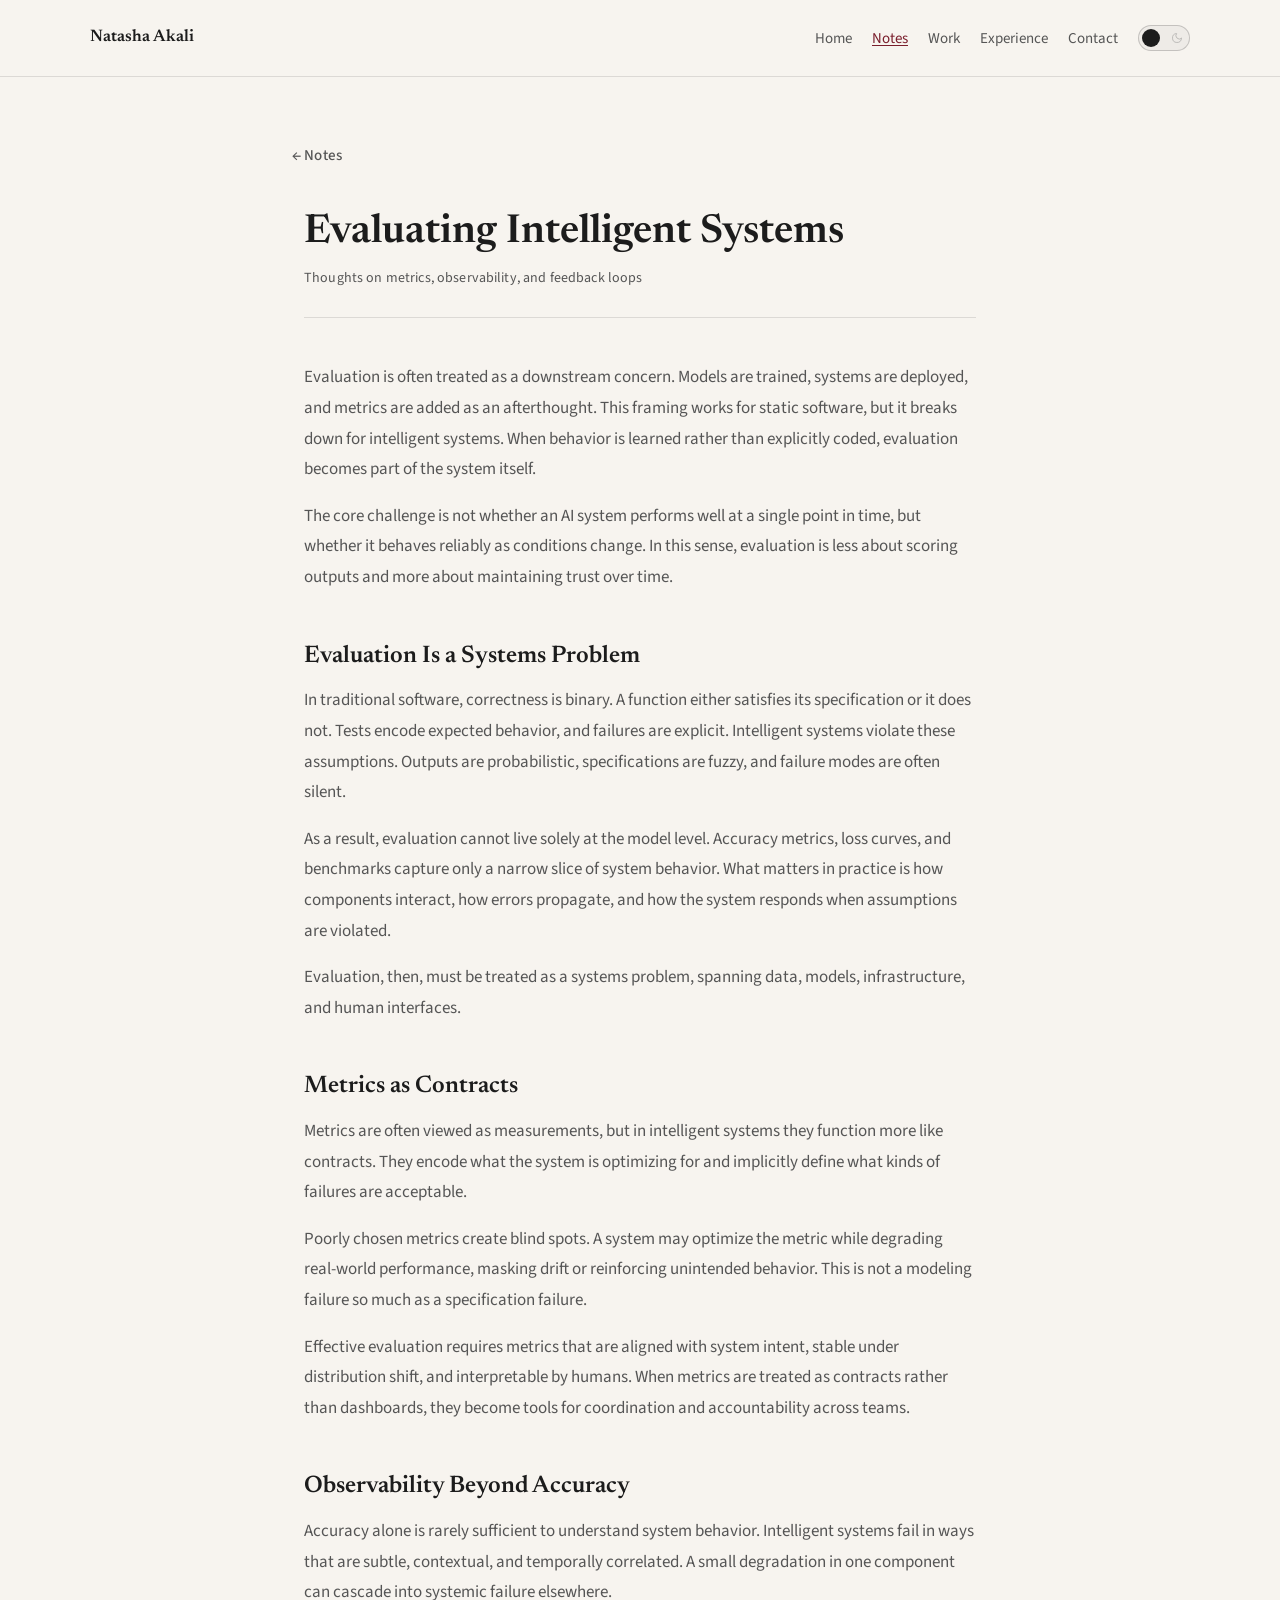
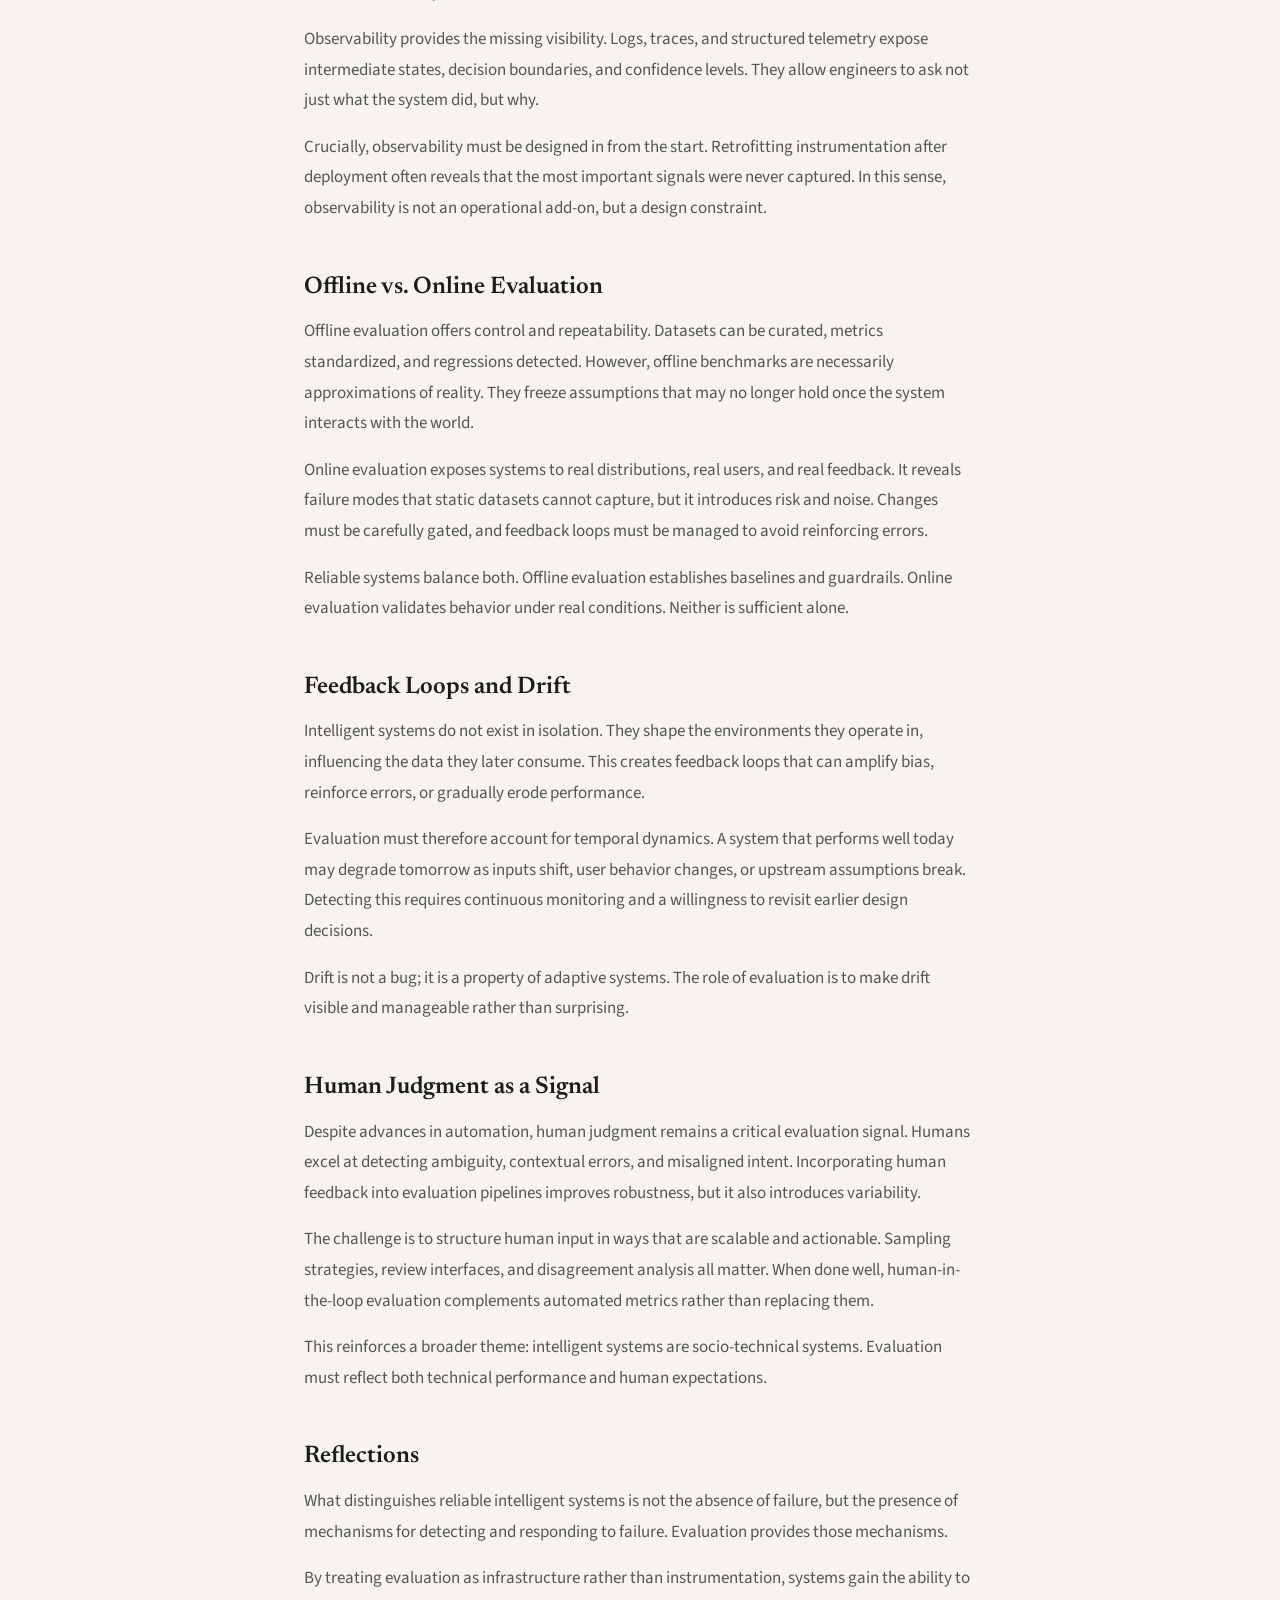
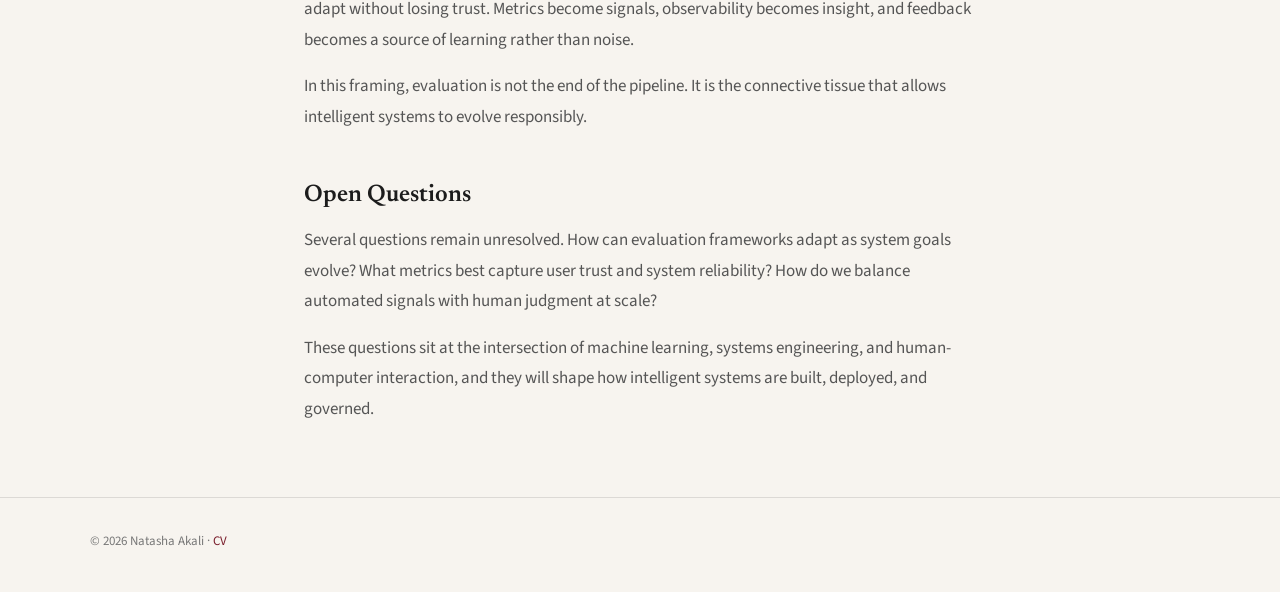
<file: notes/note3.html>
<!DOCTYPE html>
<html lang="en">
<head>
    <meta charset="UTF-8">
    <meta name="viewport" content="width=device-width, initial-scale=1.0">
    <title>Evaluating Intelligent Systems | Natasha Akali</title>
    <script>
        (function () {
            var stored = localStorage.getItem('theme');
            var prefersDark = window.matchMedia('(prefers-color-scheme: dark)').matches;
            var theme = stored === 'dark' || stored === 'light'
                ? stored
                : (prefersDark ? 'dark' : 'light');
            document.documentElement.dataset.theme = theme;
        })();
    </script>
    <link rel="preconnect" href="https://fonts.googleapis.com">
    <link rel="preconnect" href="https://fonts.gstatic.com" crossorigin>
    <link href="https://fonts.googleapis.com/css2?family=Newsreader:ital,wght@0,400;0,600;1,400&family=Source+Sans+3:wght@400;500&display=swap" rel="stylesheet">
    <link rel="stylesheet" href="../css/site.css">
</head>
<body class="page-reading">
    <a href="#main" class="skip-link">Skip to content</a>
    <header class="site-header">
        <div class="shell site-header-inner">
            <a href="../index.html" class="site-brand">Natasha Akali</a>
            <button type="button" class="nav-toggle" aria-expanded="false" aria-controls="site-nav-panel">Menu</button>
            <div id="site-nav-panel" class="site-header-end">
                <nav aria-label="Primary">
                    <ul class="site-nav">
                        <li><a href="../index.html">Home</a></li>
                        <li><a href="index.html" aria-current="page">Notes</a></li>
                        <li><a href="../work/index.html">Work</a></li>
                        <li><a href="../experience.html">Experience</a></li>
                        <li><a href="mailto:nikki.akali@gmail.com">Contact</a></li>
                    </ul>
                </nav>
                <button type="button" class="theme-switch" role="switch" aria-checked="false" aria-label="Use dark mode">
                    <span class="theme-switch-icons" aria-hidden="true">
                        <svg class="theme-icon theme-icon--sun" width="12" height="12" viewBox="0 0 24 24" fill="none" stroke="currentColor" stroke-width="2" stroke-linecap="round" stroke-linejoin="round"><circle cx="12" cy="12" r="4"/><path d="M12 2v2M12 20v2M4.93 4.93l1.41 1.41M17.66 17.66l1.41 1.41M2 12h2M20 12h2M4.93 19.07l1.41-1.41M17.66 6.34l1.41-1.41"/></svg>
                        <svg class="theme-icon theme-icon--moon" width="12" height="12" viewBox="0 0 24 24" fill="none" stroke="currentColor" stroke-width="2" stroke-linecap="round" stroke-linejoin="round"><path d="M21 12.79A9 9 0 1 1 11.21 3 7 7 0 0 0 21 12.79z"/></svg>
                    </span>
                    <span class="theme-switch-thumb" aria-hidden="true"></span>
                </button>
            </div>
        </div>
    </header>
    <main id="main" class="reading">
        <div class="shell reading-layout">
            <a href="index.html" class="page-back">&larr; Notes</a>
            <article class="essay">
            <h1>Evaluating Intelligent Systems</h1>
                        <div class="essay-meta">Thoughts on metrics, observability, and feedback loops</div>
            
                        <p>
                            Evaluation is often treated as a downstream concern. Models are trained, systems are deployed, and metrics are added as an afterthought.
                            This framing works for static software, but it breaks down for intelligent systems. When behavior is learned rather than explicitly coded,
                            evaluation becomes part of the system itself.
                        </p>
            
                        <p>
                            The core challenge is not whether an AI system performs well at a single point in time, but whether it behaves reliably as conditions change.
                            In this sense, evaluation is less about scoring outputs and more about maintaining trust over time.
                        </p>
            
                        <h2>Evaluation Is a Systems Problem</h2>
            
                        <p>
                            In traditional software, correctness is binary. A function either satisfies its specification or it does not. Tests encode expected behavior,
                            and failures are explicit. Intelligent systems violate these assumptions. Outputs are probabilistic, specifications are fuzzy, and failure modes
                            are often silent.
                        </p>
            
                        <p>
                            As a result, evaluation cannot live solely at the model level. Accuracy metrics, loss curves, and benchmarks capture only a narrow slice of system
                            behavior. What matters in practice is how components interact, how errors propagate, and how the system responds when assumptions are violated.
                        </p>
            
                        <p>
                            Evaluation, then, must be treated as a systems problem, spanning data, models, infrastructure, and human interfaces.
                        </p>
            
                        <h2>Metrics as Contracts</h2>
            
                        <p>
                            Metrics are often viewed as measurements, but in intelligent systems they function more like contracts. They encode what the system is optimizing for
                            and implicitly define what kinds of failures are acceptable.
                        </p>
            
                        <p>
                            Poorly chosen metrics create blind spots. A system may optimize the metric while degrading real-world performance, masking drift or reinforcing
                            unintended behavior. This is not a modeling failure so much as a specification failure.
                        </p>
            
                        <p>
                            Effective evaluation requires metrics that are aligned with system intent, stable under distribution shift, and interpretable by humans. When metrics
                            are treated as contracts rather than dashboards, they become tools for coordination and accountability across teams.
                        </p>
            
                        <h2>Observability Beyond Accuracy</h2>
            
                        <p>
                            Accuracy alone is rarely sufficient to understand system behavior. Intelligent systems fail in ways that are subtle, contextual, and temporally
                            correlated. A small degradation in one component can cascade into systemic failure elsewhere.
                        </p>
            
                        <p>
                            Observability provides the missing visibility. Logs, traces, and structured telemetry expose intermediate states, decision boundaries, and confidence
                            levels. They allow engineers to ask not just what the system did, but why.
                        </p>
            
                        <p>
                            Crucially, observability must be designed in from the start. Retrofitting instrumentation after deployment often reveals that the most important
                            signals were never captured. In this sense, observability is not an operational add-on, but a design constraint.
                        </p>
            
                        <h2>Offline vs. Online Evaluation</h2>
            
                        <p>
                            Offline evaluation offers control and repeatability. Datasets can be curated, metrics standardized, and regressions detected. However, offline
                            benchmarks are necessarily approximations of reality. They freeze assumptions that may no longer hold once the system interacts with the world.
                        </p>
            
                        <p>
                            Online evaluation exposes systems to real distributions, real users, and real feedback. It reveals failure modes that static datasets cannot capture,
                            but it introduces risk and noise. Changes must be carefully gated, and feedback loops must be managed to avoid reinforcing errors.
                        </p>
            
                        <p>
                            Reliable systems balance both. Offline evaluation establishes baselines and guardrails. Online evaluation validates behavior under real conditions.
                            Neither is sufficient alone.
                        </p>
            
                        <h2>Feedback Loops and Drift</h2>
            
                        <p>
                            Intelligent systems do not exist in isolation. They shape the environments they operate in, influencing the data they later consume. This creates
                            feedback loops that can amplify bias, reinforce errors, or gradually erode performance.
                        </p>
            
                        <p>
                            Evaluation must therefore account for temporal dynamics. A system that performs well today may degrade tomorrow as inputs shift, user behavior changes,
                            or upstream assumptions break. Detecting this requires continuous monitoring and a willingness to revisit earlier design decisions.
                        </p>
            
                        <p>
                            Drift is not a bug; it is a property of adaptive systems. The role of evaluation is to make drift visible and manageable rather than surprising.
                        </p>
            
                        <h2>Human Judgment as a Signal</h2>
            
                        <p>
                            Despite advances in automation, human judgment remains a critical evaluation signal. Humans excel at detecting ambiguity, contextual errors, and
                            misaligned intent. Incorporating human feedback into evaluation pipelines improves robustness, but it also introduces variability.
                        </p>
            
                        <p>
                            The challenge is to structure human input in ways that are scalable and actionable. Sampling strategies, review interfaces, and disagreement analysis
                            all matter. When done well, human-in-the-loop evaluation complements automated metrics rather than replacing them.
                        </p>
            
                        <p>
                            This reinforces a broader theme: intelligent systems are socio-technical systems. Evaluation must reflect both technical performance and human
                            expectations.
                        </p>
            
                        <h2>Reflections</h2>
            
                        <p>
                            What distinguishes reliable intelligent systems is not the absence of failure, but the presence of mechanisms for detecting and responding to failure.
                            Evaluation provides those mechanisms.
                        </p>
            
                        <p>
                            By treating evaluation as infrastructure rather than instrumentation, systems gain the ability to adapt without losing trust. Metrics become signals,
                            observability becomes insight, and feedback becomes a source of learning rather than noise.
                        </p>
            
                        <p>
                            In this framing, evaluation is not the end of the pipeline. It is the connective tissue that allows intelligent systems to evolve responsibly.
                        </p>
            
                        <h2>Open Questions</h2>
            
                        <p>
                            Several questions remain unresolved. How can evaluation frameworks adapt as system goals evolve? What metrics best capture user trust and system
                            reliability? How do we balance automated signals with human judgment at scale?
                        </p>
            
                        <p>
                            These questions sit at the intersection of machine learning, systems engineering, and human-computer interaction, and they will shape how intelligent
                            systems are built, deployed, and governed.
                        </p>
            </article>
        </div>
    </main>
    <footer class="site-footer">
        <div class="shell">
            <p>&copy; 2026 Natasha Akali &middot; <a href="../assets/resume.pdf" download>CV</a></p>
        </div>
    </footer>
    <script src="../js/theme.js" defer></script>
</body>
</html>
</file>
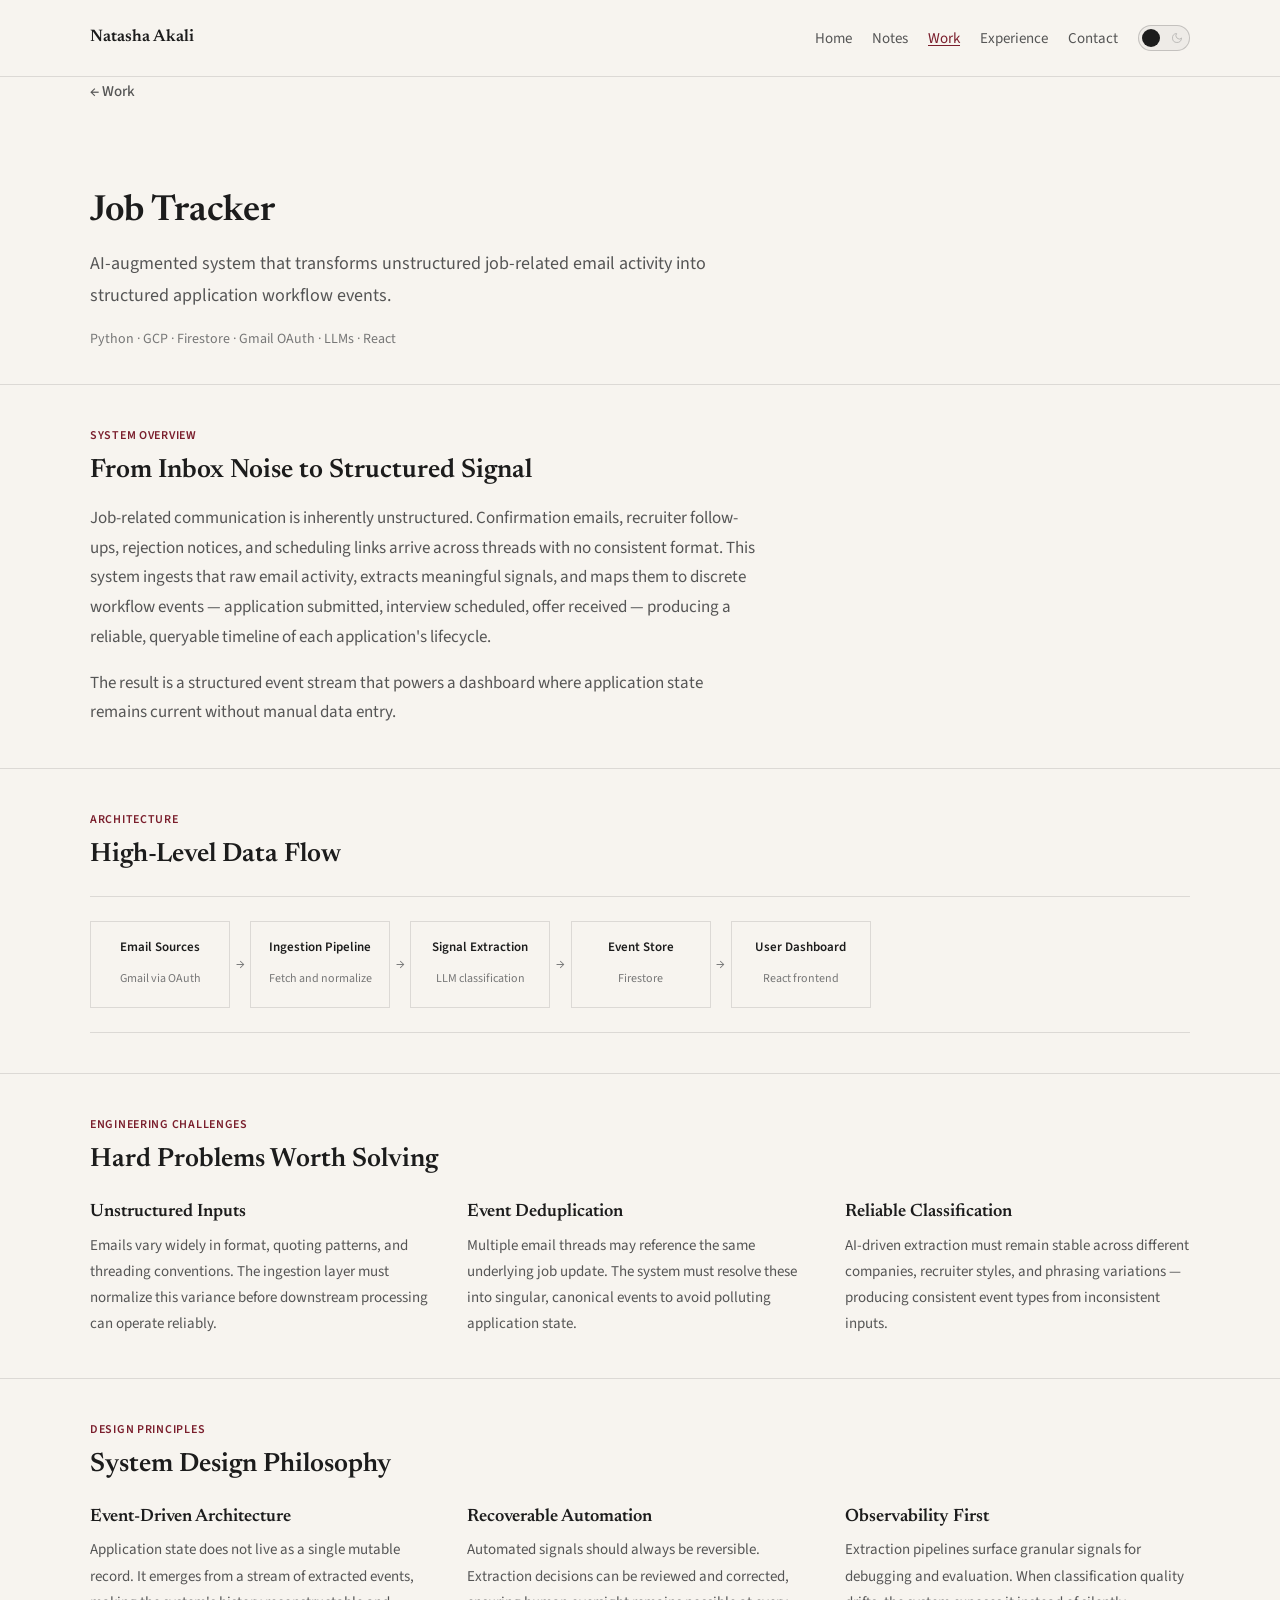
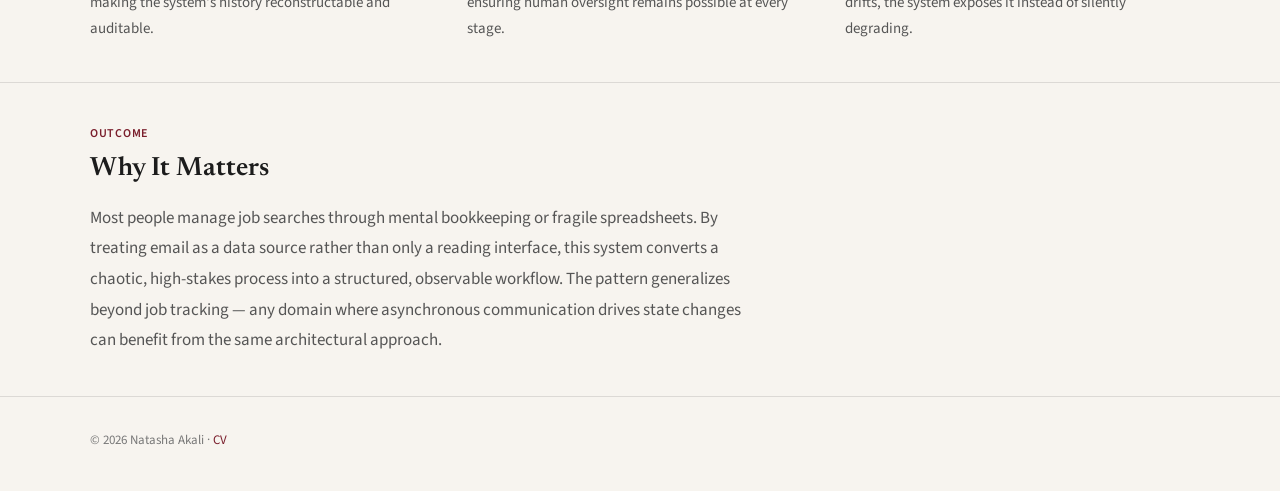
<file: projects/job-tracker.html>
<!DOCTYPE html>
<html lang="en">
<head>
    <meta charset="UTF-8">
    <meta name="viewport" content="width=device-width, initial-scale=1.0">
    <title>Job Tracker | Natasha Akali</title>
    <script>
        (function () {
            var stored = localStorage.getItem('theme');
            var prefersDark = window.matchMedia('(prefers-color-scheme: dark)').matches;
            var theme = stored === 'dark' || stored === 'light'
                ? stored
                : (prefersDark ? 'dark' : 'light');
            document.documentElement.dataset.theme = theme;
        })();
    </script>
    <link rel="preconnect" href="https://fonts.googleapis.com">
    <link rel="preconnect" href="https://fonts.gstatic.com" crossorigin>
    <link href="https://fonts.googleapis.com/css2?family=Newsreader:ital,wght@0,400;0,600;1,400&family=Source+Sans+3:wght@400;500&display=swap" rel="stylesheet">
    <link rel="stylesheet" href="../css/site.css">
</head>
<body>
    <a href="#main" class="skip-link">Skip to content</a>
    <header class="site-header">
        <div class="shell site-header-inner">
            <a href="../index.html" class="site-brand">Natasha Akali</a>
            <button type="button" class="nav-toggle" aria-expanded="false" aria-controls="site-nav-panel">Menu</button>
            <div id="site-nav-panel" class="site-header-end">
                <nav aria-label="Primary">
                    <ul class="site-nav">
                        <li><a href="../index.html">Home</a></li>
                        <li><a href="../notes/index.html">Notes</a></li>
                        <li><a href="../work/index.html" aria-current="page">Work</a></li>
                        <li><a href="../experience.html">Experience</a></li>
                        <li><a href="mailto:nikki.akali@gmail.com">Contact</a></li>
                    </ul>
                </nav>
                <button type="button" class="theme-switch" role="switch" aria-checked="false" aria-label="Use dark mode">
                    <span class="theme-switch-icons" aria-hidden="true">
                        <svg class="theme-icon theme-icon--sun" width="12" height="12" viewBox="0 0 24 24" fill="none" stroke="currentColor" stroke-width="2" stroke-linecap="round" stroke-linejoin="round"><circle cx="12" cy="12" r="4"/><path d="M12 2v2M12 20v2M4.93 4.93l1.41 1.41M17.66 17.66l1.41 1.41M2 12h2M20 12h2M4.93 19.07l1.41-1.41M17.66 6.34l1.41-1.41"/></svg>
                        <svg class="theme-icon theme-icon--moon" width="12" height="12" viewBox="0 0 24 24" fill="none" stroke="currentColor" stroke-width="2" stroke-linecap="round" stroke-linejoin="round"><path d="M21 12.79A9 9 0 1 1 11.21 3 7 7 0 0 0 21 12.79z"/></svg>
                    </span>
                    <span class="theme-switch-thumb" aria-hidden="true"></span>
                </button>
            </div>
        </div>
    </header>
    <main id="main">
        <div class="shell">
            <a href="../work/index.html" class="page-back">&larr; Work</a>
        </div>
        <!-- ============================================
                     HERO
                     ============================================ -->
                <header class="case-header">
                    <div class="shell">
                        <h1>Job Tracker</h1>
                        <p class="case-lede">
                            AI-augmented system that transforms unstructured job-related email activity into structured application workflow events.
                        </p>
        
                        <p class="case-meta-line">Python · GCP · Firestore · Gmail OAuth · LLMs · React</p>
                    </div>
                </header>
        
                <!-- ============================================
                     SYSTEM OVERVIEW
                     ============================================ -->
                <section class="case-section">
                    <div class="shell">
                        <p class="section-label">System Overview</p>
                        <h2 class="section-title">From Inbox Noise to Structured Signal</h2>
                        <p class="case-body">
                            Job-related communication is inherently unstructured. Confirmation emails, recruiter follow-ups, rejection notices, and scheduling links arrive across threads with no consistent format. This system ingests that raw email activity, extracts meaningful signals, and maps them to discrete workflow events — application submitted, interview scheduled, offer received — producing a reliable, queryable timeline of each application's lifecycle.
                        </p>
                        <p class="case-body">
                            The result is a structured event stream that powers a dashboard where application state remains current without manual data entry.
                        </p>
                    </div>
                </section>
        
                <!-- ============================================
                     ARCHITECTURE
                     ============================================ -->
                <section class="case-section">
                    <div class="shell">
                        <p class="section-label">Architecture</p>
                        <h2 class="section-title">High-Level Data Flow</h2>
        
                        <div class="diagram-wrap">
                            <div class="arch-diagram">
                                <div class="arch-node">
                                    <strong>Email Sources</strong>
                                    <span>Gmail via OAuth</span>
                                </div>
                                <div class="arch-arrow">→</div>
                                <div class="arch-node">
                                    <strong>Ingestion Pipeline</strong>
                                    <span>Fetch and normalize</span>
                                </div>
                                <div class="arch-arrow">→</div>
                                <div class="arch-node">
                                    <strong>Signal Extraction</strong>
                                    <span>LLM classification</span>
                                </div>
                                <div class="arch-arrow">→</div>
                                <div class="arch-node">
                                    <strong>Event Store</strong>
                                    <span>Firestore</span>
                                </div>
                                <div class="arch-arrow">→</div>
                                <div class="arch-node">
                                    <strong>User Dashboard</strong>
                                    <span>React frontend</span>
                                </div>
                            </div>
                        </div>
                    </div>
                </section>
        
                <!-- ============================================
                     ENGINEERING CHALLENGES
                     ============================================ -->
                <section class="case-section">
                    <div class="shell">
                        <p class="section-label">Engineering Challenges</p>
                        <h2 class="section-title">Hard Problems Worth Solving</h2>
        
                        <div class="case-points case-points--cols">
                            <div class="case-point">
                                <h3>Unstructured Inputs</h3>
                                <p>
                                    Emails vary widely in format, quoting patterns, and threading conventions. The ingestion layer must normalize this variance before downstream processing can operate reliably.
                                </p>
                            </div>
        
                            <div class="case-point">
                                <h3>Event Deduplication</h3>
                                <p>
                                    Multiple email threads may reference the same underlying job update. The system must resolve these into singular, canonical events to avoid polluting application state.
                                </p>
                            </div>
        
                            <div class="case-point">
                                <h3>Reliable Classification</h3>
                                <p>
                                    AI-driven extraction must remain stable across different companies, recruiter styles, and phrasing variations — producing consistent event types from inconsistent inputs.
                                </p>
                            </div>
                        </div>
                    </div>
                </section>
        
                <!-- ============================================
                     DESIGN PRINCIPLES
                     ============================================ -->
                <section class="case-section">
                    <div class="shell">
                        <p class="section-label">Design Principles</p>
                        <h2 class="section-title">System Design Philosophy</h2>
        
                        <div class="case-points case-points--cols">
                            <div class="case-point">
                                <h3>Event-Driven Architecture</h3>
                                <p>
                                    Application state does not live as a single mutable record. It emerges from a stream of extracted events, making the system's history reconstructable and auditable.
                                </p>
                            </div>
        
                            <div class="case-point">
                                <h3>Recoverable Automation</h3>
                                <p>
                                    Automated signals should always be reversible. Extraction decisions can be reviewed and corrected, ensuring human oversight remains possible at every stage.
                                </p>
                            </div>
        
                            <div class="case-point">
                                <h3>Observability First</h3>
                                <p>
                                    Extraction pipelines surface granular signals for debugging and evaluation. When classification quality drifts, the system exposes it instead of silently degrading.
                                </p>
                            </div>
                        </div>
                    </div>
                </section>
        
                <!-- ============================================
                     OUTCOME
                     ============================================ -->
                <section class="case-section">
                    <div class="shell">
                        <p class="section-label">Outcome</p>
                        <h2 class="section-title">Why It Matters</h2>
        
                        <div class="case-body">
                            <p>
                                Most people manage job searches through mental bookkeeping or fragile spreadsheets. By treating email as a data source rather than only a reading interface, this system converts a chaotic, high-stakes process into a structured, observable workflow. The pattern generalizes beyond job tracking — any domain where asynchronous communication drives state changes can benefit from the same architectural approach.
                            </p>
                        </div>
                    </div>
                </section>
    </main>
    <footer class="site-footer">
        <div class="shell">
            <p>&copy; 2026 Natasha Akali &middot; <a href="../assets/resume.pdf" download>CV</a></p>
        </div>
    </footer>
    <script src="../js/theme.js" defer></script>
</body>
</html>
</file>
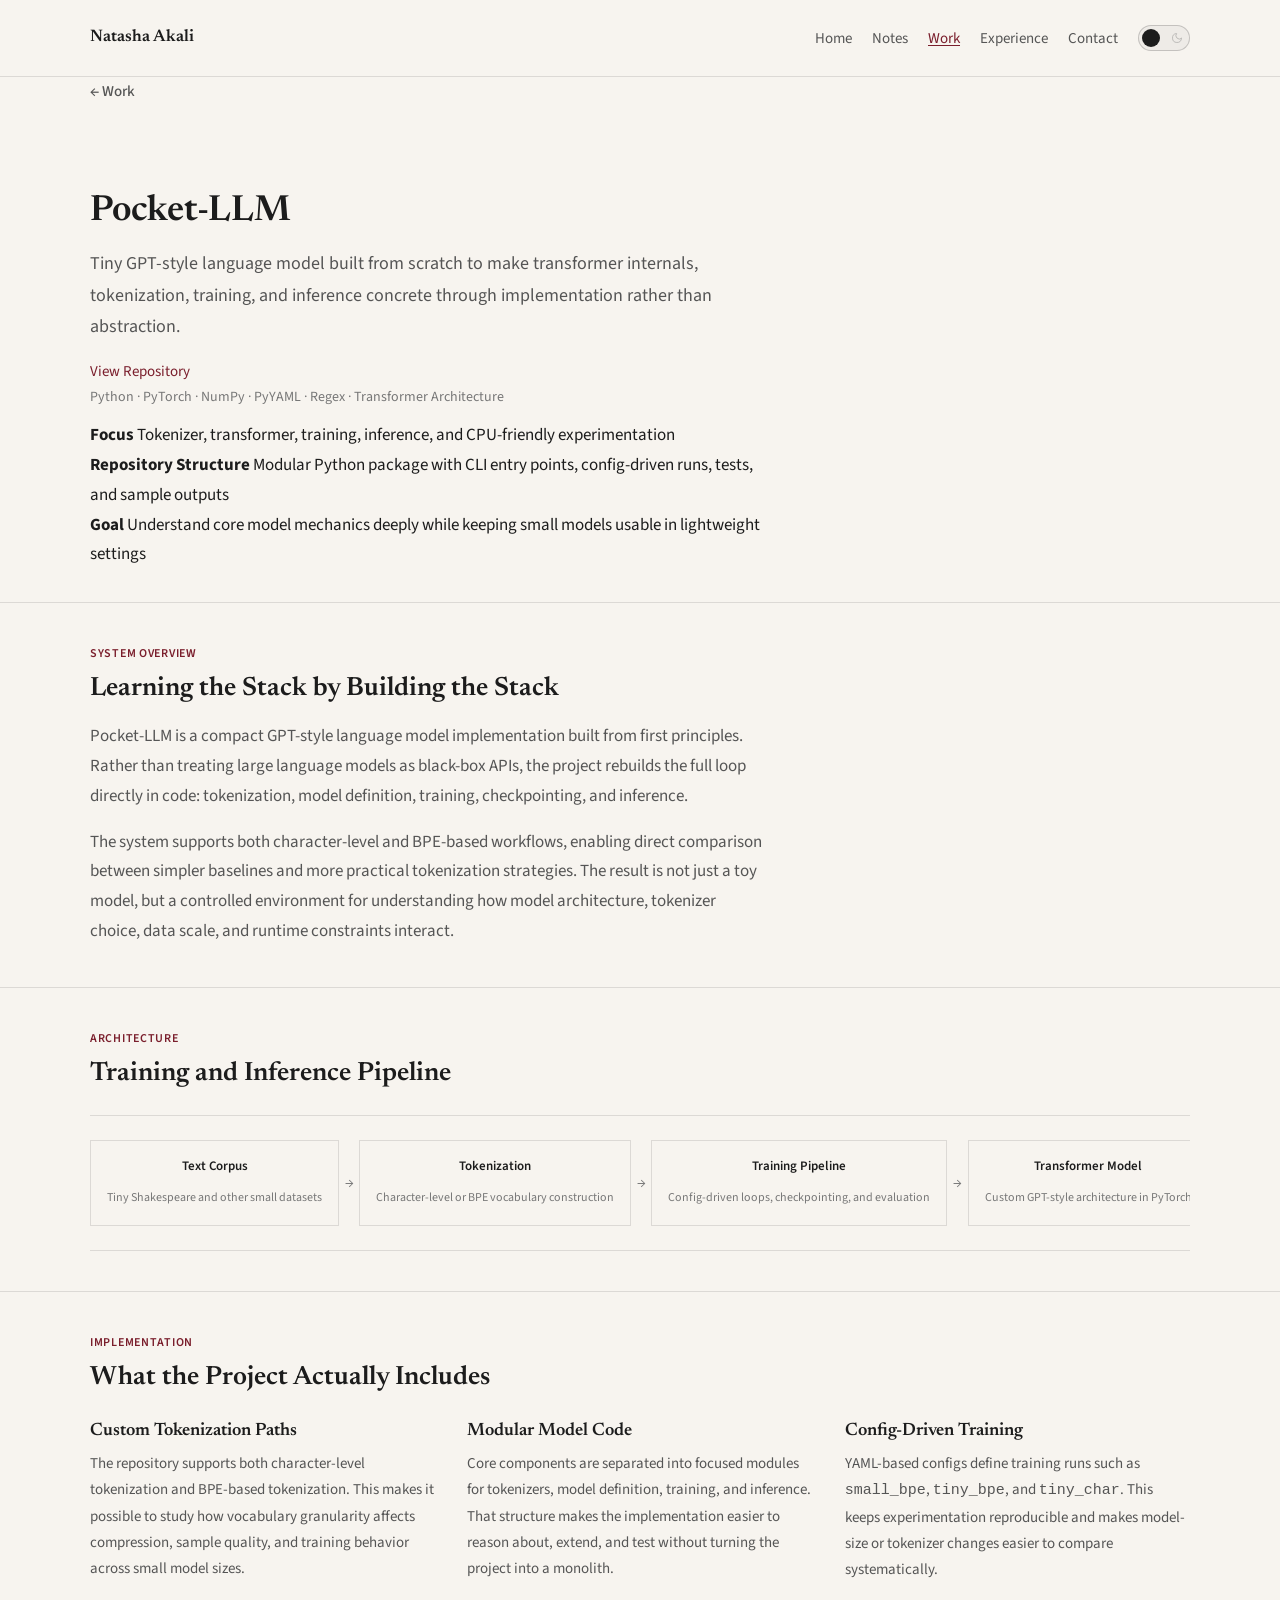
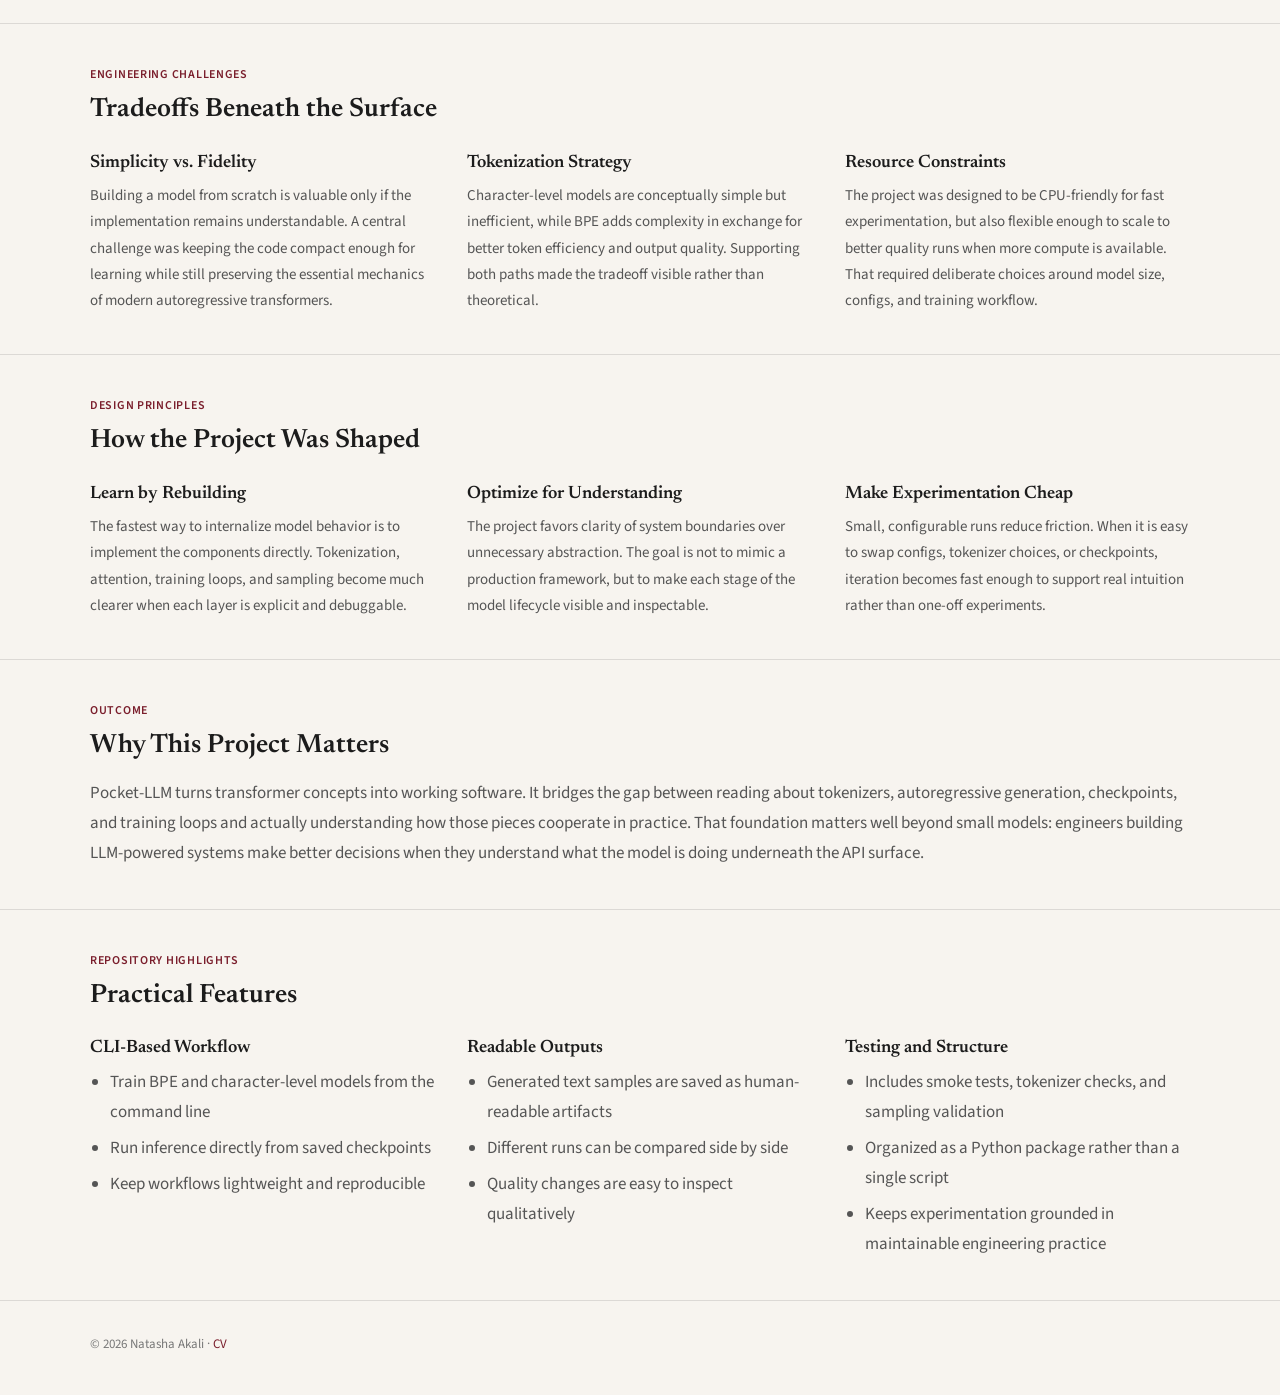
<file: projects/pocket-llm.html>
<!DOCTYPE html>
<html lang="en">
<head>
    <meta charset="UTF-8">
    <meta name="viewport" content="width=device-width, initial-scale=1.0">
    <title>Pocket-LLM | Natasha Akali</title>
    <script>
        (function () {
            var stored = localStorage.getItem('theme');
            var prefersDark = window.matchMedia('(prefers-color-scheme: dark)').matches;
            var theme = stored === 'dark' || stored === 'light'
                ? stored
                : (prefersDark ? 'dark' : 'light');
            document.documentElement.dataset.theme = theme;
        })();
    </script>
    <link rel="preconnect" href="https://fonts.googleapis.com">
    <link rel="preconnect" href="https://fonts.gstatic.com" crossorigin>
    <link href="https://fonts.googleapis.com/css2?family=Newsreader:ital,wght@0,400;0,600;1,400&family=Source+Sans+3:wght@400;500&display=swap" rel="stylesheet">
    <link rel="stylesheet" href="../css/site.css">
</head>
<body>
    <a href="#main" class="skip-link">Skip to content</a>
    <header class="site-header">
        <div class="shell site-header-inner">
            <a href="../index.html" class="site-brand">Natasha Akali</a>
            <button type="button" class="nav-toggle" aria-expanded="false" aria-controls="site-nav-panel">Menu</button>
            <div id="site-nav-panel" class="site-header-end">
                <nav aria-label="Primary">
                    <ul class="site-nav">
                        <li><a href="../index.html">Home</a></li>
                        <li><a href="../notes/index.html">Notes</a></li>
                        <li><a href="../work/index.html" aria-current="page">Work</a></li>
                        <li><a href="../experience.html">Experience</a></li>
                        <li><a href="mailto:nikki.akali@gmail.com">Contact</a></li>
                    </ul>
                </nav>
                <button type="button" class="theme-switch" role="switch" aria-checked="false" aria-label="Use dark mode">
                    <span class="theme-switch-icons" aria-hidden="true">
                        <svg class="theme-icon theme-icon--sun" width="12" height="12" viewBox="0 0 24 24" fill="none" stroke="currentColor" stroke-width="2" stroke-linecap="round" stroke-linejoin="round"><circle cx="12" cy="12" r="4"/><path d="M12 2v2M12 20v2M4.93 4.93l1.41 1.41M17.66 17.66l1.41 1.41M2 12h2M20 12h2M4.93 19.07l1.41-1.41M17.66 6.34l1.41-1.41"/></svg>
                        <svg class="theme-icon theme-icon--moon" width="12" height="12" viewBox="0 0 24 24" fill="none" stroke="currentColor" stroke-width="2" stroke-linecap="round" stroke-linejoin="round"><path d="M21 12.79A9 9 0 1 1 11.21 3 7 7 0 0 0 21 12.79z"/></svg>
                    </span>
                    <span class="theme-switch-thumb" aria-hidden="true"></span>
                </button>
            </div>
        </div>
    </header>
    <main id="main">
        <div class="shell">
            <a href="../work/index.html" class="page-back">&larr; Work</a>
        </div>
        <!-- ============================================
                     HERO
                     ============================================ -->
                <header class="case-header">
                    <div class="shell">
                        <h1>Pocket-LLM</h1>
                        <p class="case-lede">
                            Tiny GPT-style language model built from scratch to make transformer internals, tokenization, training, and inference concrete through implementation rather than abstraction.
                        </p>
        
                        <div class="case-links">
                            <a href="https://github.com/nikkiakali/pocket-llm" target="_blank" rel="noopener noreferrer">View Repository</a>
                        </div>
        
                        <p class="case-meta-line">Python · PyTorch · NumPy · PyYAML · Regex · Transformer Architecture</p>
        
                        <div class="case-body">
                            <div class="meta-item">
                                <strong>Focus</strong>
                                <span>Tokenizer, transformer, training, inference, and CPU-friendly experimentation</span>
                            </div>
                            <div class="meta-item">
                                <strong>Repository Structure</strong>
                                <span>Modular Python package with CLI entry points, config-driven runs, tests, and sample outputs</span>
                            </div>
                            <div class="meta-item">
                                <strong>Goal</strong>
                                <span>Understand core model mechanics deeply while keeping small models usable in lightweight settings</span>
                            </div>
                        </div>
                    </div>
                </header>
        
                <!-- ============================================
                     SYSTEM OVERVIEW
                     ============================================ -->
                <section class="case-section">
                    <div class="shell">
                        <p class="section-label">System Overview</p>
                        <h2 class="section-title">Learning the Stack by Building the Stack</h2>
                        <p class="case-body">
                            Pocket-LLM is a compact GPT-style language model implementation built from first principles. Rather than treating large language models as black-box APIs, the project rebuilds the full loop directly in code: tokenization, model definition, training, checkpointing, and inference.
                        </p>
                        <p class="case-body">
                            The system supports both character-level and BPE-based workflows, enabling direct comparison between simpler baselines and more practical tokenization strategies. The result is not just a toy model, but a controlled environment for understanding how model architecture, tokenizer choice, data scale, and runtime constraints interact.
                        </p>
                    </div>
                </section>
        
                <!-- ============================================
                     ARCHITECTURE
                     ============================================ -->
                <section class="case-section">
                    <div class="shell">
                        <p class="section-label">Architecture</p>
                        <h2 class="section-title">Training and Inference Pipeline</h2>
        
                        <div class="diagram-wrap">
                            <div class="arch-diagram">
                                <div class="arch-node">
                                    <strong>Text Corpus</strong>
                                    <span>Tiny Shakespeare and other small datasets</span>
                                </div>
                                <div class="arch-arrow">→</div>
                                <div class="arch-node">
                                    <strong>Tokenization</strong>
                                    <span>Character-level or BPE vocabulary construction</span>
                                </div>
                                <div class="arch-arrow">→</div>
                                <div class="arch-node">
                                    <strong>Training Pipeline</strong>
                                    <span>Config-driven loops, checkpointing, and evaluation</span>
                                </div>
                                <div class="arch-arrow">→</div>
                                <div class="arch-node">
                                    <strong>Transformer Model</strong>
                                    <span>Custom GPT-style architecture in PyTorch</span>
                                </div>
                                <div class="arch-arrow">→</div>
                                <div class="arch-node">
                                    <strong>Inference CLI</strong>
                                    <span>Prompted text generation from trained checkpoints</span>
                                </div>
                            </div>
                        </div>
                    </div>
                </section>
        
                <!-- ============================================
                     IMPLEMENTATION DETAILS
                     ============================================ -->
                <section class="case-section">
                    <div class="shell">
                        <p class="section-label">Implementation</p>
                        <h2 class="section-title">What the Project Actually Includes</h2>
        
                        <div class="case-points case-points--cols">
                            <div class="case-point">
                                <h3>Custom Tokenization Paths</h3>
                                <p>
                                    The repository supports both character-level tokenization and BPE-based tokenization. This makes it possible to study how vocabulary granularity affects compression, sample quality, and training behavior across small model sizes.
                                </p>
                            </div>
        
                            <div class="case-point">
                                <h3>Modular Model Code</h3>
                                <p>
                                    Core components are separated into focused modules for tokenizers, model definition, training, and inference. That structure makes the implementation easier to reason about, extend, and test without turning the project into a monolith.
                                </p>
                            </div>
        
                            <div class="case-point">
                                <h3>Config-Driven Training</h3>
                                <p>
                                    YAML-based configs define training runs such as <code>small_bpe</code>, <code>tiny_bpe</code>, and <code>tiny_char</code>. This keeps experimentation reproducible and makes model-size or tokenizer changes easier to compare systematically.
                                </p>
                            </div>
                        </div>
                    </div>
                </section>
        
                <!-- ============================================
                     ENGINEERING CHALLENGES
                     ============================================ -->
                <section class="case-section">
                    <div class="shell">
                        <p class="section-label">Engineering Challenges</p>
                        <h2 class="section-title">Tradeoffs Beneath the Surface</h2>
        
                        <div class="case-points case-points--cols">
                            <div class="case-point">
                                <h3>Simplicity vs. Fidelity</h3>
                                <p>
                                    Building a model from scratch is valuable only if the implementation remains understandable. A central challenge was keeping the code compact enough for learning while still preserving the essential mechanics of modern autoregressive transformers.
                                </p>
                            </div>
        
                            <div class="case-point">
                                <h3>Tokenization Strategy</h3>
                                <p>
                                    Character-level models are conceptually simple but inefficient, while BPE adds complexity in exchange for better token efficiency and output quality. Supporting both paths made the tradeoff visible rather than theoretical.
                                </p>
                            </div>
        
                            <div class="case-point">
                                <h3>Resource Constraints</h3>
                                <p>
                                    The project was designed to be CPU-friendly for fast experimentation, but also flexible enough to scale to better quality runs when more compute is available. That required deliberate choices around model size, configs, and training workflow.
                                </p>
                            </div>
                        </div>
                    </div>
                </section>
        
                <!-- ============================================
                     DESIGN PRINCIPLES
                     ============================================ -->
                <section class="case-section">
                    <div class="shell">
                        <p class="section-label">Design Principles</p>
                        <h2 class="section-title">How the Project Was Shaped</h2>
        
                        <div class="case-points case-points--cols">
                            <div class="case-point">
                                <h3>Learn by Rebuilding</h3>
                                <p>
                                    The fastest way to internalize model behavior is to implement the components directly. Tokenization, attention, training loops, and sampling become much clearer when each layer is explicit and debuggable.
                                </p>
                            </div>
        
                            <div class="case-point">
                                <h3>Optimize for Understanding</h3>
                                <p>
                                    The project favors clarity of system boundaries over unnecessary abstraction. The goal is not to mimic a production framework, but to make each stage of the model lifecycle visible and inspectable.
                                </p>
                            </div>
        
                            <div class="case-point">
                                <h3>Make Experimentation Cheap</h3>
                                <p>
                                    Small, configurable runs reduce friction. When it is easy to swap configs, tokenizer choices, or checkpoints, iteration becomes fast enough to support real intuition rather than one-off experiments.
                                </p>
                            </div>
                        </div>
                    </div>
                </section>
        
                <!-- ============================================
                     WHY IT MATTERS
                     ============================================ -->
                <section class="case-section">
                    <div class="shell">
                        <p class="section-label">Outcome</p>
                        <h2 class="section-title">Why This Project Matters</h2>
        
                        <div class="highlight-box">
                            <p>
                                Pocket-LLM turns transformer concepts into working software. It bridges the gap between reading about tokenizers, autoregressive generation, checkpoints, and training loops and actually understanding how those pieces cooperate in practice. That foundation matters well beyond small models: engineers building LLM-powered systems make better decisions when they understand what the model is doing underneath the API surface.
                            </p>
                        </div>
                    </div>
                </section>
        
                <!-- ============================================
                     REPOSITORY CONTENT
                     ============================================ -->
                <section class="case-section">
                    <div class="shell">
                        <p class="section-label">Repository Highlights</p>
                        <h2 class="section-title">Practical Features</h2>
        
                        <div class="case-points case-points--cols">
                            <div class="case-point">
                                <h3>CLI-Based Workflow</h3>
                                <ul>
                                    <li>Train BPE and character-level models from the command line</li>
                                    <li>Run inference directly from saved checkpoints</li>
                                    <li>Keep workflows lightweight and reproducible</li>
                                </ul>
                            </div>
        
                            <div class="case-point">
                                <h3>Readable Outputs</h3>
                                <ul>
                                    <li>Generated text samples are saved as human-readable artifacts</li>
                                    <li>Different runs can be compared side by side</li>
                                    <li>Quality changes are easy to inspect qualitatively</li>
                                </ul>
                            </div>
        
                            <div class="case-point">
                                <h3>Testing and Structure</h3>
                                <ul>
                                    <li>Includes smoke tests, tokenizer checks, and sampling validation</li>
                                    <li>Organized as a Python package rather than a single script</li>
                                    <li>Keeps experimentation grounded in maintainable engineering practice</li>
                                </ul>
                            </div>
                        </div>
                    </div>
                </section>
    </main>
    <footer class="site-footer">
        <div class="shell">
            <p>&copy; 2026 Natasha Akali &middot; <a href="../assets/resume.pdf" download>CV</a></p>
        </div>
    </footer>
    <script src="../js/theme.js" defer></script>
</body>
</html>
</file>
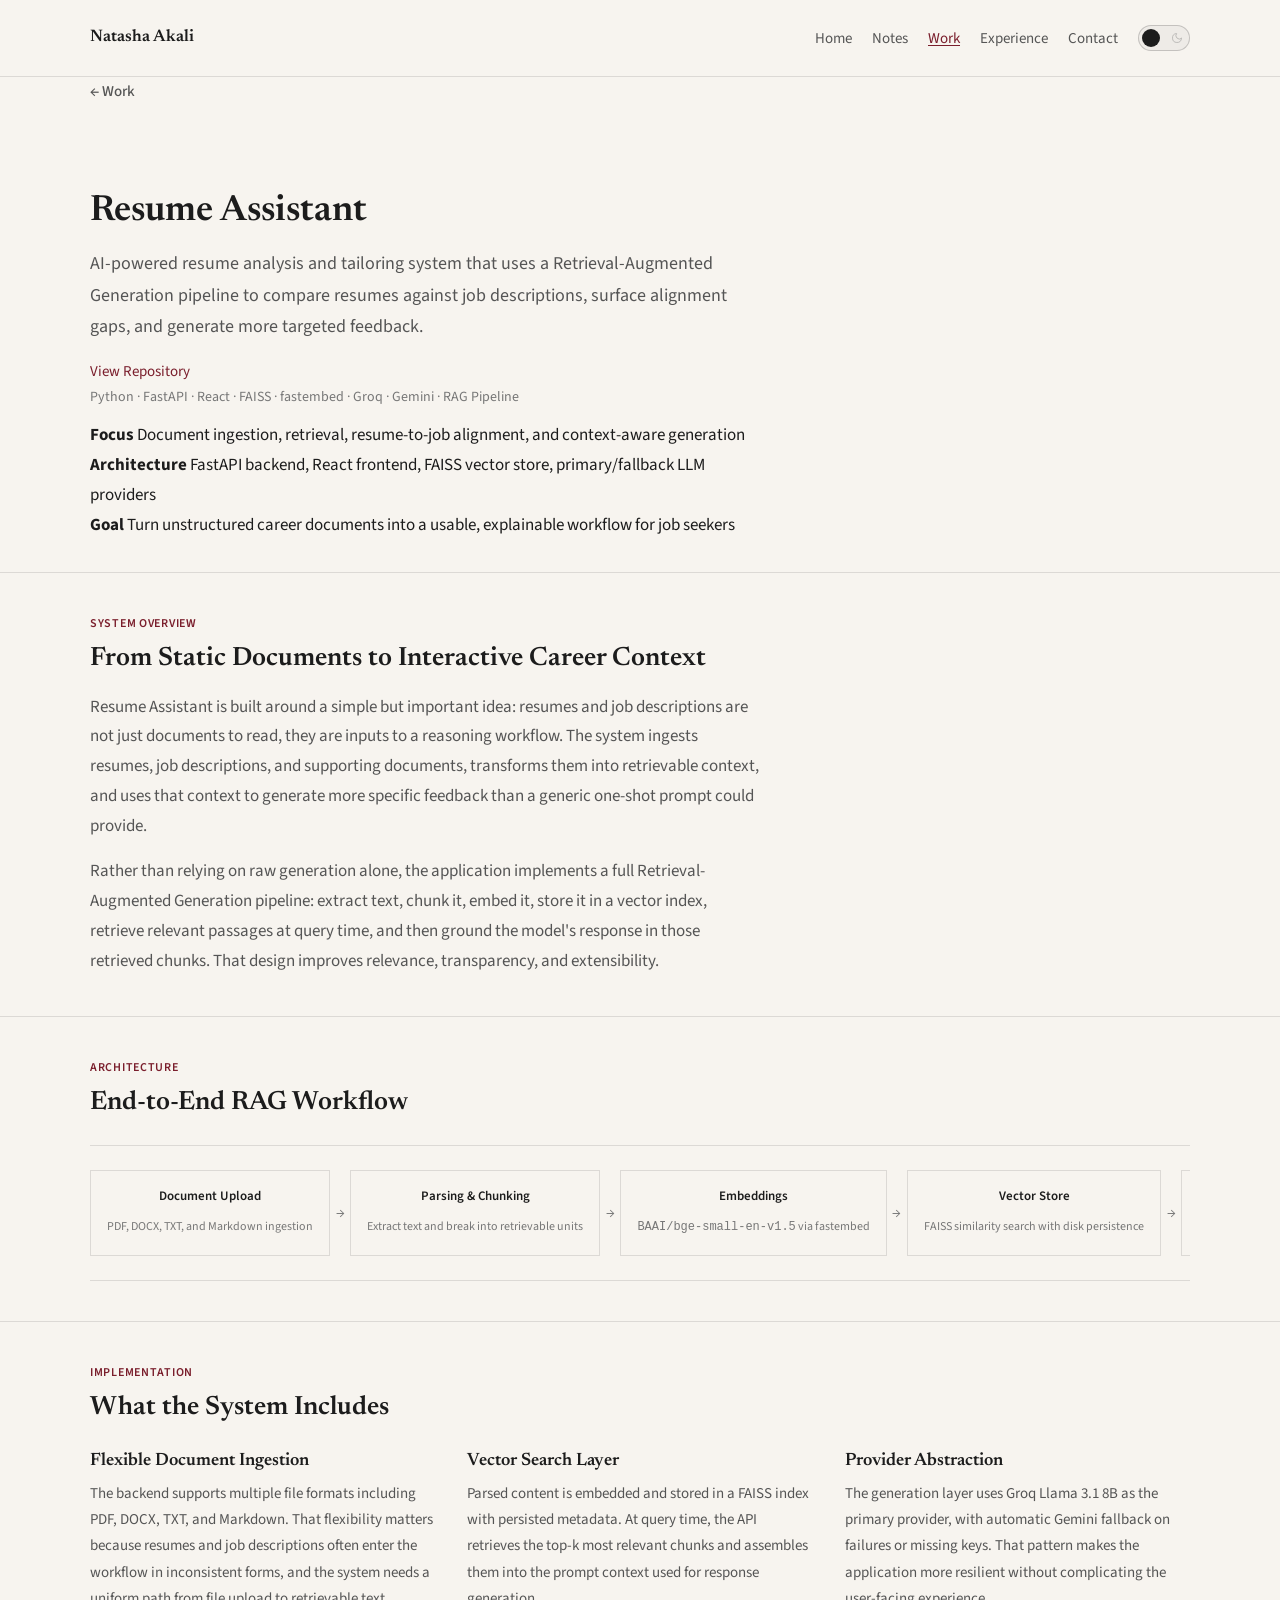
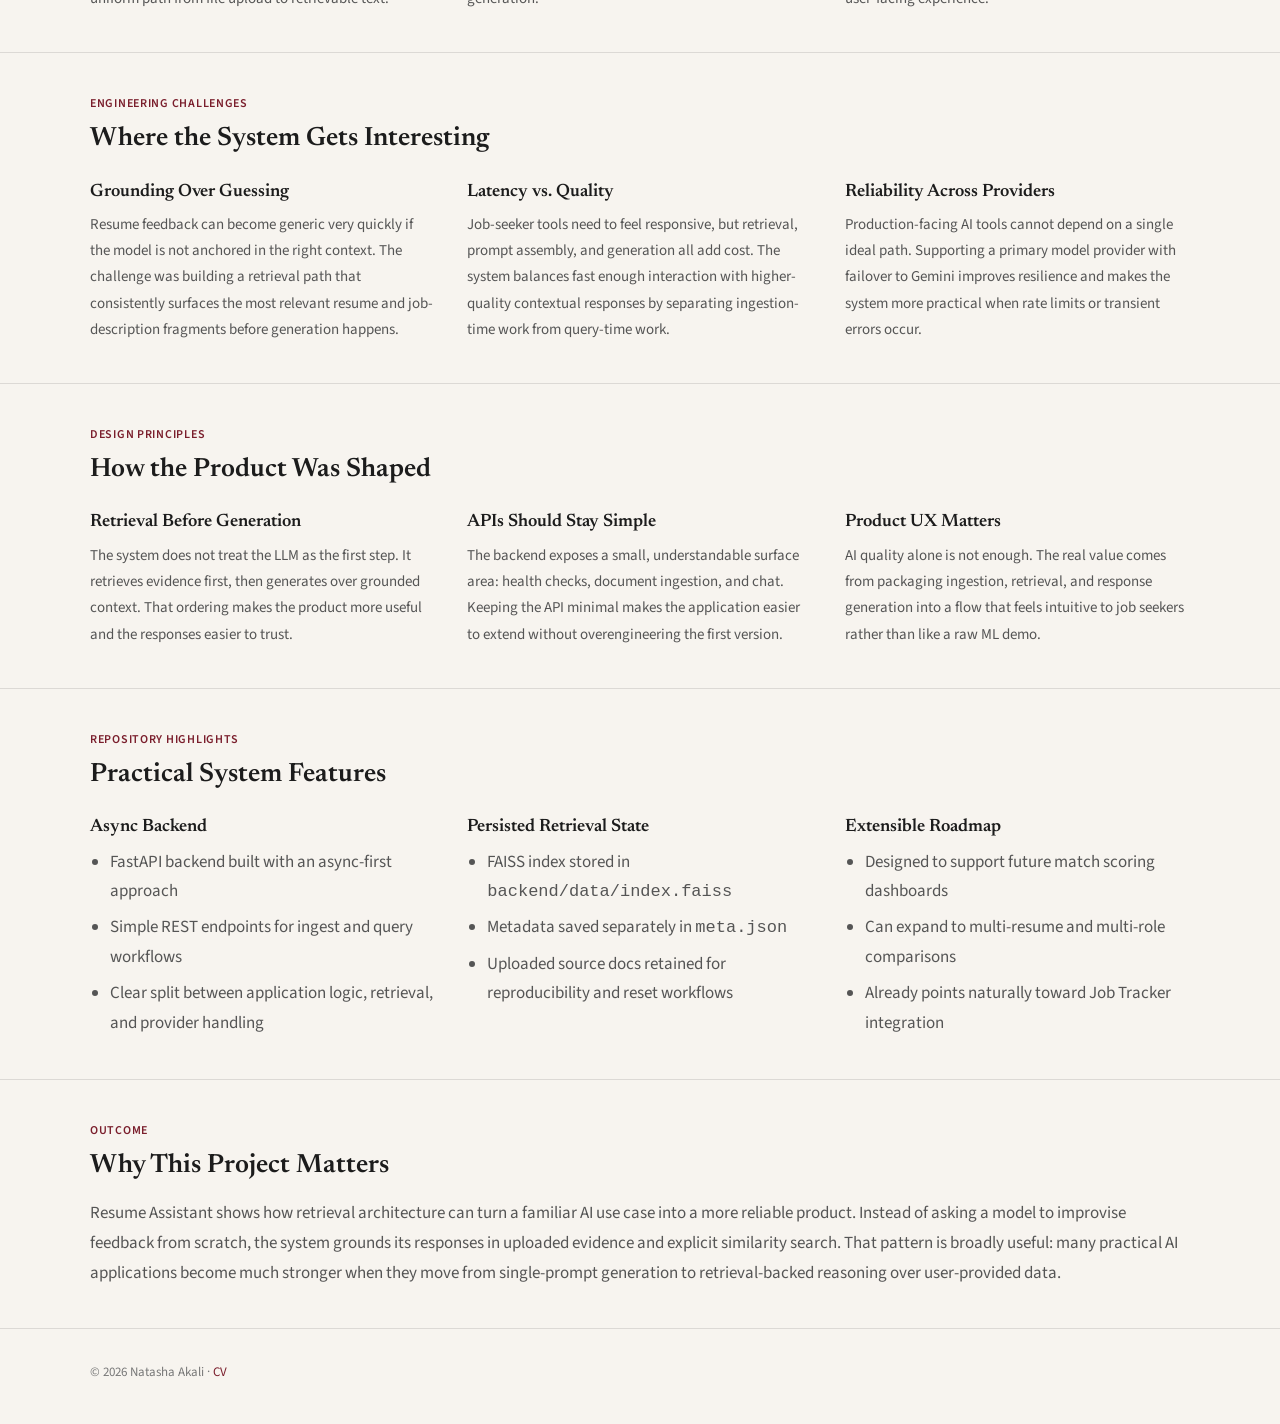
<file: projects/resume-assistant.html>
<!DOCTYPE html>
<html lang="en">
<head>
    <meta charset="UTF-8">
    <meta name="viewport" content="width=device-width, initial-scale=1.0">
    <title>Resume Assistant | Natasha Akali</title>
    <script>
        (function () {
            var stored = localStorage.getItem('theme');
            var prefersDark = window.matchMedia('(prefers-color-scheme: dark)').matches;
            var theme = stored === 'dark' || stored === 'light'
                ? stored
                : (prefersDark ? 'dark' : 'light');
            document.documentElement.dataset.theme = theme;
        })();
    </script>
    <link rel="preconnect" href="https://fonts.googleapis.com">
    <link rel="preconnect" href="https://fonts.gstatic.com" crossorigin>
    <link href="https://fonts.googleapis.com/css2?family=Newsreader:ital,wght@0,400;0,600;1,400&family=Source+Sans+3:wght@400;500&display=swap" rel="stylesheet">
    <link rel="stylesheet" href="../css/site.css">
</head>
<body>
    <a href="#main" class="skip-link">Skip to content</a>
    <header class="site-header">
        <div class="shell site-header-inner">
            <a href="../index.html" class="site-brand">Natasha Akali</a>
            <button type="button" class="nav-toggle" aria-expanded="false" aria-controls="site-nav-panel">Menu</button>
            <div id="site-nav-panel" class="site-header-end">
                <nav aria-label="Primary">
                    <ul class="site-nav">
                        <li><a href="../index.html">Home</a></li>
                        <li><a href="../notes/index.html">Notes</a></li>
                        <li><a href="../work/index.html" aria-current="page">Work</a></li>
                        <li><a href="../experience.html">Experience</a></li>
                        <li><a href="mailto:nikki.akali@gmail.com">Contact</a></li>
                    </ul>
                </nav>
                <button type="button" class="theme-switch" role="switch" aria-checked="false" aria-label="Use dark mode">
                    <span class="theme-switch-icons" aria-hidden="true">
                        <svg class="theme-icon theme-icon--sun" width="12" height="12" viewBox="0 0 24 24" fill="none" stroke="currentColor" stroke-width="2" stroke-linecap="round" stroke-linejoin="round"><circle cx="12" cy="12" r="4"/><path d="M12 2v2M12 20v2M4.93 4.93l1.41 1.41M17.66 17.66l1.41 1.41M2 12h2M20 12h2M4.93 19.07l1.41-1.41M17.66 6.34l1.41-1.41"/></svg>
                        <svg class="theme-icon theme-icon--moon" width="12" height="12" viewBox="0 0 24 24" fill="none" stroke="currentColor" stroke-width="2" stroke-linecap="round" stroke-linejoin="round"><path d="M21 12.79A9 9 0 1 1 11.21 3 7 7 0 0 0 21 12.79z"/></svg>
                    </span>
                    <span class="theme-switch-thumb" aria-hidden="true"></span>
                </button>
            </div>
        </div>
    </header>
    <main id="main">
        <div class="shell">
            <a href="../work/index.html" class="page-back">&larr; Work</a>
        </div>
        <!-- ============================================
                     HERO
                     ============================================ -->
                <header class="case-header">
                    <div class="shell">
                        <h1>Resume Assistant</h1>
                        <p class="case-lede">
                            AI-powered resume analysis and tailoring system that uses a Retrieval-Augmented Generation pipeline to compare resumes against job descriptions, surface alignment gaps, and generate more targeted feedback.
                        </p>
        
                        <div class="case-links">
                            <a href="https://github.com/nikkiakali/resume-assistant" target="_blank" rel="noopener noreferrer">View Repository</a>
                        </div>
        
                        <p class="case-meta-line">Python · FastAPI · React · FAISS · fastembed · Groq · Gemini · RAG Pipeline</p>
        
                        <div class="case-body">
                            <div class="meta-item">
                                <strong>Focus</strong>
                                <span>Document ingestion, retrieval, resume-to-job alignment, and context-aware generation</span>
                            </div>
                            <div class="meta-item">
                                <strong>Architecture</strong>
                                <span>FastAPI backend, React frontend, FAISS vector store, primary/fallback LLM providers</span>
                            </div>
                            <div class="meta-item">
                                <strong>Goal</strong>
                                <span>Turn unstructured career documents into a usable, explainable workflow for job seekers</span>
                            </div>
                        </div>
                    </div>
                </header>
        
                <!-- ============================================
                     SYSTEM OVERVIEW
                     ============================================ -->
                <section class="case-section">
                    <div class="shell">
                        <p class="section-label">System Overview</p>
                        <h2 class="section-title">From Static Documents to Interactive Career Context</h2>
                        <p class="case-body">
                            Resume Assistant is built around a simple but important idea: resumes and job descriptions are not just documents to read, they are inputs to a reasoning workflow. The system ingests resumes, job descriptions, and supporting documents, transforms them into retrievable context, and uses that context to generate more specific feedback than a generic one-shot prompt could provide.
                        </p>
                        <p class="case-body">
                            Rather than relying on raw generation alone, the application implements a full Retrieval-Augmented Generation pipeline: extract text, chunk it, embed it, store it in a vector index, retrieve relevant passages at query time, and then ground the model's response in those retrieved chunks. That design improves relevance, transparency, and extensibility.
                        </p>
                    </div>
                </section>
        
                <!-- ============================================
                     ARCHITECTURE
                     ============================================ -->
                <section class="case-section">
                    <div class="shell">
                        <p class="section-label">Architecture</p>
                        <h2 class="section-title">End-to-End RAG Workflow</h2>
        
                        <div class="diagram-wrap">
                            <div class="arch-diagram">
                                <div class="arch-node">
                                    <strong>Document Upload</strong>
                                    <span>PDF, DOCX, TXT, and Markdown ingestion</span>
                                </div>
                                <div class="arch-arrow">→</div>
                                <div class="arch-node">
                                    <strong>Parsing & Chunking</strong>
                                    <span>Extract text and break into retrievable units</span>
                                </div>
                                <div class="arch-arrow">→</div>
                                <div class="arch-node">
                                    <strong>Embeddings</strong>
                                    <span><code>BAAI/bge-small-en-v1.5</code> via fastembed</span>
                                </div>
                                <div class="arch-arrow">→</div>
                                <div class="arch-node">
                                    <strong>Vector Store</strong>
                                    <span>FAISS similarity search with disk persistence</span>
                                </div>
                                <div class="arch-arrow">→</div>
                                <div class="arch-node">
                                    <strong>LLM Response</strong>
                                    <span>Groq primary, Gemini fallback</span>
                                </div>
                            </div>
                        </div>
                    </div>
                </section>
        
                <!-- ============================================
                     IMPLEMENTATION
                     ============================================ -->
                <section class="case-section">
                    <div class="shell">
                        <p class="section-label">Implementation</p>
                        <h2 class="section-title">What the System Includes</h2>
        
                        <div class="case-points case-points--cols">
                            <div class="case-point">
                                <h3>Flexible Document Ingestion</h3>
                                <p>
                                    The backend supports multiple file formats including PDF, DOCX, TXT, and Markdown. That flexibility matters because resumes and job descriptions often enter the workflow in inconsistent forms, and the system needs a uniform path from file upload to retrievable text.
                                </p>
                            </div>
        
                            <div class="case-point">
                                <h3>Vector Search Layer</h3>
                                <p>
                                    Parsed content is embedded and stored in a FAISS index with persisted metadata. At query time, the API retrieves the top-k most relevant chunks and assembles them into the prompt context used for response generation.
                                </p>
                            </div>
        
                            <div class="case-point">
                                <h3>Provider Abstraction</h3>
                                <p>
                                    The generation layer uses Groq Llama 3.1 8B as the primary provider, with automatic Gemini fallback on failures or missing keys. That pattern makes the application more resilient without complicating the user-facing experience.
                                </p>
                            </div>
                        </div>
                    </div>
                </section>
        
                <!-- ============================================
                     ENGINEERING CHALLENGES
                     ============================================ -->
                <section class="case-section">
                    <div class="shell">
                        <p class="section-label">Engineering Challenges</p>
                        <h2 class="section-title">Where the System Gets Interesting</h2>
        
                        <div class="case-points case-points--cols">
                            <div class="case-point">
                                <h3>Grounding Over Guessing</h3>
                                <p>
                                    Resume feedback can become generic very quickly if the model is not anchored in the right context. The challenge was building a retrieval path that consistently surfaces the most relevant resume and job-description fragments before generation happens.
                                </p>
                            </div>
        
                            <div class="case-point">
                                <h3>Latency vs. Quality</h3>
                                <p>
                                    Job-seeker tools need to feel responsive, but retrieval, prompt assembly, and generation all add cost. The system balances fast enough interaction with higher-quality contextual responses by separating ingestion-time work from query-time work.
                                </p>
                            </div>
        
                            <div class="case-point">
                                <h3>Reliability Across Providers</h3>
                                <p>
                                    Production-facing AI tools cannot depend on a single ideal path. Supporting a primary model provider with failover to Gemini improves resilience and makes the system more practical when rate limits or transient errors occur.
                                </p>
                            </div>
                        </div>
                    </div>
                </section>
        
                <!-- ============================================
                     DESIGN PRINCIPLES
                     ============================================ -->
                <section class="case-section">
                    <div class="shell">
                        <p class="section-label">Design Principles</p>
                        <h2 class="section-title">How the Product Was Shaped</h2>
        
                        <div class="case-points case-points--cols">
                            <div class="case-point">
                                <h3>Retrieval Before Generation</h3>
                                <p>
                                    The system does not treat the LLM as the first step. It retrieves evidence first, then generates over grounded context. That ordering makes the product more useful and the responses easier to trust.
                                </p>
                            </div>
        
                            <div class="case-point">
                                <h3>APIs Should Stay Simple</h3>
                                <p>
                                    The backend exposes a small, understandable surface area: health checks, document ingestion, and chat. Keeping the API minimal makes the application easier to extend without overengineering the first version.
                                </p>
                            </div>
        
                            <div class="case-point">
                                <h3>Product UX Matters</h3>
                                <p>
                                    AI quality alone is not enough. The real value comes from packaging ingestion, retrieval, and response generation into a flow that feels intuitive to job seekers rather than like a raw ML demo.
                                </p>
                            </div>
                        </div>
                    </div>
                </section>
        
                <!-- ============================================
                     PRACTICAL DETAILS
                     ============================================ -->
                <section class="case-section">
                    <div class="shell">
                        <p class="section-label">Repository Highlights</p>
                        <h2 class="section-title">Practical System Features</h2>
        
                        <div class="case-points case-points--cols">
                            <div class="case-point">
                                <h3>Async Backend</h3>
                                <ul>
                                    <li>FastAPI backend built with an async-first approach</li>
                                    <li>Simple REST endpoints for ingest and query workflows</li>
                                    <li>Clear split between application logic, retrieval, and provider handling</li>
                                </ul>
                            </div>
        
                            <div class="case-point">
                                <h3>Persisted Retrieval State</h3>
                                <ul>
                                    <li>FAISS index stored in <code>backend/data/index.faiss</code></li>
                                    <li>Metadata saved separately in <code>meta.json</code></li>
                                    <li>Uploaded source docs retained for reproducibility and reset workflows</li>
                                </ul>
                            </div>
        
                            <div class="case-point">
                                <h3>Extensible Roadmap</h3>
                                <ul>
                                    <li>Designed to support future match scoring dashboards</li>
                                    <li>Can expand to multi-resume and multi-role comparisons</li>
                                    <li>Already points naturally toward Job Tracker integration</li>
                                </ul>
                            </div>
                        </div>
                    </div>
                </section>
        
                <!-- ============================================
                     WHY IT MATTERS
                     ============================================ -->
                <section class="case-section">
                    <div class="shell">
                        <p class="section-label">Outcome</p>
                        <h2 class="section-title">Why This Project Matters</h2>
        
                        <div class="highlight-box">
                            <p>
                                Resume Assistant shows how retrieval architecture can turn a familiar AI use case into a more reliable product. Instead of asking a model to improvise feedback from scratch, the system grounds its responses in uploaded evidence and explicit similarity search. That pattern is broadly useful: many practical AI applications become much stronger when they move from single-prompt generation to retrieval-backed reasoning over user-provided data.
                            </p>
                        </div>
                    </div>
                </section>
    </main>
    <footer class="site-footer">
        <div class="shell">
            <p>&copy; 2026 Natasha Akali &middot; <a href="../assets/resume.pdf" download>CV</a></p>
        </div>
    </footer>
    <script src="../js/theme.js" defer></script>
</body>
</html>
</file>
<file: css/site.css>
/* Typography-Led Site — shared styles */

*, *::before, *::after {
    margin: 0;
    padding: 0;
    box-sizing: border-box;
}

:root {
    --color-bg: #F7F4EF;
    --color-text: #1c1c1c;
    --color-text-muted: #555555;
    --color-text-subtle: #777777;
    --color-accent: #7A1E2C;
    --color-accent-hover: #5c1722;
    --color-border: rgba(28, 28, 28, 0.12);
    --font-serif: "Newsreader", Georgia, "Times New Roman", serif;
    --font-sans: "Source Sans 3", system-ui, -apple-system, "Segoe UI", sans-serif;
    --width-shell: min(1140px, 100% - 2.5rem);
    --width-prose: 42rem;
    --space-section: clamp(2.75rem, 7vw, 4.5rem);
    --scroll-offset: 4.5rem;
}

html[data-theme="dark"] {
    --color-bg: #141210;
    --color-text: #E8E4DF;
    --color-text-muted: #A39E97;
    --color-text-subtle: #8a847c;
    --color-accent: #C45C6A;
    --color-accent-hover: #d97885;
    --color-border: rgba(232, 228, 223, 0.14);
}

html {
    scroll-behavior: smooth;
}

body {
    font-family: var(--font-sans);
    font-size: 1.0625rem;
    line-height: 1.75;
    color: var(--color-text);
    background-color: var(--color-bg);
    -webkit-font-smoothing: antialiased;
    overflow-x: hidden;
    transition: background-color 0.2s ease, color 0.2s ease;
}

@media (prefers-reduced-motion: reduce) {
    html { scroll-behavior: auto; }
    body { transition: none; }
}

h1, h2, h3, h4 {
    font-family: var(--font-serif);
    font-weight: 600;
    line-height: 1.3;
    color: var(--color-text);
}

h1 { font-size: clamp(1.75rem, 4vw, 2.25rem); }
h2 { font-size: clamp(1.35rem, 2.5vw, 1.65rem); margin-bottom: 1rem; }
h3 { font-size: 1.125rem; margin-bottom: 0.5rem; }

p {
    margin-bottom: 1rem;
    color: var(--color-text-muted);
}

p:last-child { margin-bottom: 0; }

a {
    color: var(--color-accent);
    text-underline-offset: 0.15em;
    transition: color 0.15s ease;
}

a:hover { color: var(--color-accent-hover); }

ul, ol { padding-left: 1.25rem; color: var(--color-text-muted); }
li { margin-bottom: 0.4rem; }
li:last-child { margin-bottom: 0; }

.shell {
    width: var(--width-shell);
    max-width: 100%;
    margin: 0 auto;
    padding: 0 clamp(1rem, 3vw, 1.25rem);
}

.prose {
    max-width: var(--width-prose);
}

.prose-wide {
    max-width: min(52rem, 100%);
}

/* Skip link */
.skip-link {
    position: absolute;
    top: -100%;
    left: 1rem;
    z-index: 3000;
    padding: 0.75rem 1rem;
    background: var(--color-text);
    color: var(--color-bg);
    text-decoration: none;
    font-size: 0.875rem;
}

.skip-link:focus { top: 1rem; }

/* Header */
.site-header {
    position: sticky;
    top: 0;
    z-index: 1000;
    background: var(--color-bg);
    border-bottom: 1px solid var(--color-border);
    transition: background-color 0.2s ease;
}

.site-header-inner {
    display: flex;
    align-items: center;
    justify-content: space-between;
    gap: 1rem;
    padding-top: 1rem;
    padding-bottom: 1rem;
}

.site-brand {
    font-family: var(--font-serif);
    font-size: 1.05rem;
    font-weight: 600;
    color: var(--color-text);
    text-decoration: none;
    flex-shrink: 0;
}

.site-brand:hover { color: var(--color-accent); }

.site-header-end {
    display: flex;
    align-items: center;
    gap: 1.25rem;
    margin-left: auto;
}

.site-nav {
    display: flex;
    flex-wrap: wrap;
    align-items: center;
    gap: 1.25rem;
    list-style: none;
    padding: 0;
    margin: 0;
}

.site-nav li {
    margin: 0;
}

.site-nav a {
    display: inline-flex;
    align-items: center;
    min-height: 44px;
    padding: 0;
    font-size: 0.9375rem;
    line-height: 1.4;
    color: var(--color-text-muted);
    text-decoration: none;
}

@media (min-width: 768px) {
    .site-nav {
        flex-wrap: nowrap;
    }

    .site-nav a {
        white-space: nowrap;
    }
}

.site-nav a:hover,
.site-nav a[aria-current="page"] {
    color: var(--color-accent);
}

.site-nav a[aria-current="page"] {
    text-decoration: underline;
}

.nav-toggle {
    display: none;
    background: none;
    border: 1px solid var(--color-border);
    color: var(--color-text);
    font-family: var(--font-sans);
    font-size: 0.875rem;
    padding: 0.5rem 0.75rem;
    cursor: pointer;
    min-height: 44px;
}

/* Theme switch */
.theme-switch {
    position: relative;
    flex-shrink: 0;
    width: 52px;
    height: 26px;
    padding: 0;
    border: 1px solid color-mix(in srgb, var(--color-text) 20%, transparent);
    border-radius: 999px;
    background: color-mix(in srgb, var(--color-text) 4%, var(--color-bg));
    cursor: pointer;
}

.theme-switch-icons {
    position: absolute;
    inset: 0;
    display: flex;
    align-items: center;
    justify-content: space-between;
    padding: 0 6px;
    pointer-events: none;
}

.theme-icon {
    width: 12px;
    height: 12px;
    flex-shrink: 0;
    color: var(--color-text-subtle);
    opacity: 0.4;
}

.theme-switch[aria-checked="false"] .theme-icon--sun,
.theme-switch[aria-checked="true"] .theme-icon--moon {
    opacity: 1;
    color: var(--color-text-muted);
}

.theme-switch-thumb {
    position: absolute;
    top: 3px;
    left: 3px;
    width: 18px;
    height: 18px;
    border-radius: 50%;
    background: var(--color-text);
    transform: translateX(0);
    transition: transform 0.15s ease;
    z-index: 1;
}

.theme-switch[aria-checked="true"] .theme-switch-thumb {
    transform: translateX(26px);
}

@media (prefers-reduced-motion: reduce) {
    .theme-switch-thumb { transition: none; }
}

/* Sections */
.page-section {
    padding: var(--space-section) 0;
    scroll-margin-top: var(--scroll-offset);
}

.page-section + .page-section,
.page-section--ruled {
    border-top: 1px solid var(--color-border);
}

.section-label {
    font-family: var(--font-sans);
    font-size: 0.75rem;
    font-weight: 600;
    letter-spacing: 0.06em;
    text-transform: uppercase;
    color: var(--color-text-subtle);
    margin-bottom: 0.5rem;
}

.section-rule {
    border: none;
    border-top: 1px solid var(--color-border);
    margin: 2rem 0;
}

/* Index rows (homepage, index pages) */
.index-list {
    list-style: none;
    padding: 0;
}

.index-item {
    padding: 1.75rem 0;
    border-bottom: 1px solid var(--color-border);
}

.index-item:last-child { border-bottom: none; }

.index-item-header {
    margin-bottom: 0.5rem;
}

.index-item-title {
    font-family: var(--font-serif);
    font-size: 1.125rem;
    font-weight: 600;
    color: var(--color-text);
    text-decoration: none;
}

.index-item-title:hover { color: var(--color-accent); }

.index-item-meta {
    font-size: 0.875rem;
    color: var(--color-text-subtle);
    margin-bottom: 0.5rem;
}

.index-item-preview {
    font-size: 0.9875rem;
    max-width: var(--width-prose);
}

.index-more {
    display: inline-block;
    margin-top: 1.25rem;
    font-size: 0.9375rem;
    text-decoration: none;
}

.index-more:hover { text-decoration: underline; }

@media (min-width: 1024px) {
    .index-item {
        display: grid;
        grid-template-columns: minmax(10rem, 14rem) 1fr;
        gap: 2rem;
        align-items: start;
    }

    .index-item-header { margin-bottom: 0; }
    .index-item-preview { max-width: var(--width-prose); }
}

/* Experience entries */
.exp-entry {
    padding: 1.25rem 0;
    border-bottom: 1px solid var(--color-border);
}

.exp-entry:last-child { border-bottom: none; }

.exp-meta {
    font-size: 0.9375rem;
    color: var(--color-text);
    margin-bottom: 0.35rem;
}

.exp-meta span {
    color: var(--color-text-subtle);
}

.exp-detail {
    font-size: 0.9375rem;
    max-width: var(--width-prose);
}

/* Glance / metadata dl */
.meta-dl dt {
    font-size: 0.75rem;
    font-weight: 600;
    letter-spacing: 0.05em;
    text-transform: uppercase;
    color: var(--color-text-subtle);
    margin-bottom: 0.25rem;
}

.meta-dl dd {
    margin: 0 0 1.25rem;
    color: var(--color-text-muted);
}

.meta-dl dd:last-child { margin-bottom: 0; }

/* Contact */
.contact-block a {
    text-decoration: none;
}

.contact-block a:hover {
    text-decoration: underline;
}

.contact-links {
    display: flex;
    flex-wrap: wrap;
    gap: 0.75rem 1.5rem;
    list-style: none;
    padding: 0;
    margin-top: 1rem;
}

.contact-links a {
    font-size: 0.9375rem;
    text-decoration: none;
}

.contact-links a:hover { text-decoration: underline; }

/* Footer */
.site-footer {
    border-top: 1px solid var(--color-border);
    padding: 2rem 0 2.5rem;
}

.site-footer p {
    font-size: 0.8125rem;
    color: var(--color-text-subtle);
}

.site-footer a {
    text-decoration: none;
}

.site-footer a:hover { text-decoration: underline; }

/* Essay / long-form reading */
.page-reading {
    --reading-inset: clamp(1rem, 3vw, 1.25rem);
}

.page-reading .reading {
    padding: clamp(2.5rem, 6vw, 4rem) 0 var(--space-section);
}

.reading {
    padding: clamp(2rem, 6vw, 3.5rem) 0 var(--space-section);
}

.reading-layout {
    max-width: calc(var(--width-prose) + 4rem);
    margin: 0 auto;
}

.page-reading .page-back {
    font-family: var(--font-sans);
    letter-spacing: 0.01em;
}

.page-reading .essay {
    padding-top: 0.25rem;
}

.essay {
    max-width: var(--width-prose);
    margin: 0 auto;
}

.essay h1 {
    font-size: clamp(1.85rem, 4vw, 2.5rem);
    font-weight: 600;
    line-height: 1.22;
    margin-bottom: 0.65rem;
    color: var(--color-text);
}

.essay-meta {
    font-family: var(--font-sans);
    font-size: 0.875rem;
    font-weight: 400;
    line-height: 1.5;
    letter-spacing: 0.01em;
    color: var(--color-text-muted);
    margin-bottom: clamp(2rem, 4vw, 2.75rem);
    padding-bottom: clamp(1.25rem, 3vw, 1.75rem);
    border-bottom: 1px solid var(--color-border);
}

.essay h2 {
    font-size: clamp(1.25rem, 2.5vw, 1.5rem);
    margin-top: clamp(2.25rem, 5vw, 3rem);
    margin-bottom: 0.85rem;
}

.essay h3 {
    font-family: var(--font-serif);
    font-size: 1.125rem;
    margin-top: 2rem;
    margin-bottom: 0.5rem;
}

.essay p {
    font-size: 1.0625rem;
    line-height: 1.8;
}

.essay a {
    text-decoration: none;
}

.essay a:hover {
    text-decoration: underline;
}

.essay ul,
.essay ol {
    margin-bottom: 1rem;
    padding-left: 1.35rem;
}

.essay li {
    margin-bottom: 0.5rem;
    line-height: 1.75;
}

.essay blockquote {
    margin: 1.5rem 0;
    padding-left: 1.25rem;
    border-left: 2px solid var(--color-border);
    color: var(--color-text-muted);
    font-style: italic;
}

.page-back {
    display: inline-flex;
    align-items: center;
    gap: 0.35rem;
    margin-bottom: clamp(1.5rem, 4vw, 2.25rem);
    font-size: 0.9375rem;
    font-weight: 500;
    color: var(--color-text-muted);
    text-decoration: none;
}

.page-back:hover {
    color: var(--color-accent);
    text-decoration: underline;
}

/* Notes index */
.notes-index {
    padding: var(--space-section) 0;
}

.notes-index .section-label {
    color: var(--color-accent);
    letter-spacing: 0.08em;
    margin-bottom: 0.65rem;
}

.notes-index-header {
    margin-bottom: clamp(1.5rem, 4vw, 2.5rem);
}

.notes-index-header h1 {
    font-size: clamp(1.75rem, 3.5vw, 2.25rem);
    margin-bottom: 0;
}

/* Case study pages */
.case-header {
    padding: clamp(2rem, 6vw, 3rem) 0 2rem;
    border-bottom: 1px solid var(--color-border);
}

.case-header h1 { margin-bottom: 0.75rem; }

.case-lede {
    font-size: 1.125rem;
    max-width: var(--width-prose);
    margin-bottom: 1rem;
}

.case-meta-line {
    font-size: 0.875rem;
    color: var(--color-text-subtle);
    margin-bottom: 0.75rem;
}

.case-links {
    display: flex;
    flex-wrap: wrap;
    gap: 1rem 1.5rem;
    margin-top: 1rem;
}

.case-links a {
    font-size: 0.9375rem;
    text-decoration: none;
}

.case-links a:hover { text-decoration: underline; }

.case-section {
    padding: 2.5rem 0;
    border-bottom: 1px solid var(--color-border);
}

.case-section:last-child { border-bottom: none; }

.case-section .section-label { color: var(--color-accent); }

.case-body {
    max-width: var(--width-prose);
}

.case-body p {
    line-height: 1.8;
}

.case-points {
    display: grid;
    gap: 2rem;
    margin-top: 1.5rem;
}

@media (min-width: 768px) {
    .case-points--cols {
        grid-template-columns: repeat(3, 1fr);
        max-width: none;
    }

    .case-points--cols .case-point p {
        font-size: 0.9375rem;
    }
}

.case-point h3 {
    font-family: var(--font-serif);
}

/* Architecture diagram */
.diagram-wrap {
    margin-top: 1.5rem;
    padding: 1.5rem 0;
    overflow-x: auto;
    border-top: 1px solid var(--color-border);
    border-bottom: 1px solid var(--color-border);
}

.arch-diagram {
    display: flex;
    align-items: center;
    min-width: max-content;
    gap: 0;
}

.arch-node {
    border: 1px solid var(--color-border);
    padding: 0.875rem 1rem;
    min-width: 140px;
    text-align: center;
    flex-shrink: 0;
}

.arch-node strong {
    display: block;
    font-family: var(--font-sans);
    font-size: 0.8125rem;
    font-weight: 600;
    color: var(--color-text);
    margin-bottom: 0.25rem;
}

.arch-node span {
    font-size: 0.75rem;
    color: var(--color-text-subtle);
}

.arch-arrow {
    padding: 0 0.35rem;
    color: var(--color-text-subtle);
    font-size: 0.875rem;
    flex-shrink: 0;
}

/* Roles list (experience page) */
.roles-plain {
    list-style: none;
    padding: 0;
    margin-bottom: 2rem;
}

.roles-plain li {
    padding: 0.35rem 0;
    font-size: 0.9375rem;
    color: var(--color-text-muted);
}

/* Focus */
:focus-visible {
    outline: 2px solid var(--color-accent);
    outline-offset: 2px;
}

/* Mobile nav */
html.nav-open {
    overflow: hidden;
}

@media (max-width: 767px) {
    .nav-toggle { display: inline-flex; align-items: center; }

    .site-header-end {
        position: absolute;
        top: 100%;
        left: 0;
        right: 0;
        flex-direction: column;
        align-items: stretch;
        gap: 0;
        padding: 0 clamp(1rem, 3vw, 1.25rem) 1rem;
        background: var(--color-bg);
        border-bottom: 1px solid var(--color-border);
        display: none;
    }

    .site-header-end.is-open { display: flex; }

    .site-header-inner { position: relative; flex-wrap: wrap; }

    .site-nav {
        flex-direction: column;
        align-items: stretch;
        width: 100%;
        padding-top: 0.5rem;
    }

    .site-nav a {
        padding: 0.5rem 0;
        min-height: 44px;
    }

    .theme-switch {
        align-self: flex-end;
        margin-top: 0.75rem;
    }
}

@media (max-width: 430px) {
    :root { --space-section: clamp(2.25rem, 6vw, 2.75rem); }
    body { font-size: 1rem; }
}

/* ——— Homepage ——— */

.page-home {
    --width-home-content: min(68rem, 100%);
    --home-label-col: minmax(9rem, 14rem);
}

.page-home .section-label {
    color: var(--color-accent);
    letter-spacing: 0.08em;
    margin-bottom: 0.65rem;
}

.editorial-link {
    display: inline-flex;
    align-items: center;
    gap: 0.35rem;
    font-size: 0.9375rem;
    font-weight: 500;
    color: var(--color-accent);
    text-decoration: none;
}

.editorial-link::after {
    content: "→";
    font-size: 0.875rem;
    transition: transform 0.15s ease;
}

.editorial-link:hover {
    color: var(--color-accent-hover);
}

.editorial-link:hover::after {
    transform: translateX(2px);
}

/* Hero */
.home-hero {
    padding: clamp(2.5rem, 7vw, 4.5rem) 0 clamp(2.75rem, 6vw, 4rem);
}

.home-hero-grid {
    display: grid;
    gap: clamp(2rem, 5vw, 3.5rem);
    align-items: start;
}

@media (min-width: 900px) {
    .home-hero-grid {
        grid-template-columns: minmax(0, 1.65fr) minmax(15rem, 1fr);
        gap: clamp(2.5rem, 5vw, 4rem);
    }
}

.home-hero-main h1 {
    font-size: clamp(1.85rem, 4.5vw, 2.85rem);
    font-weight: 600;
    line-height: 1.22;
    color: var(--color-text);
    margin-bottom: clamp(1.25rem, 3vw, 1.75rem);
    max-width: 20em;
}

.home-hero-main h1 em {
    font-style: italic;
    font-weight: 400;
}

.home-hero-body {
    max-width: var(--width-home-content);
}

.home-hero-body p {
    font-size: clamp(1rem, 1.5vw, 1.0625rem);
    line-height: 1.75;
}

.home-hero-links {
    display: flex;
    flex-wrap: wrap;
    gap: 1.25rem 2rem;
    margin-top: clamp(1.5rem, 3vw, 2rem);
}

.home-glance {
    border: 1px solid var(--color-border);
    padding: clamp(1.25rem, 3vw, 1.75rem);
    background: color-mix(in srgb, var(--color-text) 2.5%, var(--color-bg));
}

html[data-theme="dark"] .home-glance {
    background: color-mix(in srgb, var(--color-text) 4%, var(--color-bg));
}

.glance-list {
    display: grid;
    gap: 1.35rem;
}

.glance-item dt {
    font-size: 0.6875rem;
    font-weight: 600;
    letter-spacing: 0.08em;
    text-transform: uppercase;
    color: var(--color-accent);
    margin-bottom: 0.35rem;
}

.glance-item dd {
    margin: 0;
    font-size: 0.9375rem;
    line-height: 1.55;
    color: var(--color-text-muted);
}

/* Section grid (label left, content right) */
.home-section {
    padding: var(--space-section) 0;
    scroll-margin-top: var(--scroll-offset);
}

.home-section-grid {
    display: grid;
    gap: clamp(1.25rem, 3vw, 2rem);
}

@media (min-width: 768px) {
    .home-section-grid {
        grid-template-columns: var(--home-label-col) minmax(0, 1fr);
        gap: clamp(2rem, 4vw, 3.5rem);
        align-items: start;
    }
}

.home-section-intro h2 {
    font-size: clamp(1.35rem, 2.5vw, 1.75rem);
    margin-bottom: 0;
    line-height: 1.25;
}

.home-section-body {
    max-width: var(--width-home-content);
}

@media (min-width: 768px) {
    .home-section-body {
        max-width: none;
    }
}

.home-section-more {
    margin-top: clamp(1.5rem, 3vw, 2rem);
}

/* Project cards */
.project-grid {
    list-style: none;
    padding: 0;
    display: grid;
    gap: clamp(1.75rem, 4vw, 2.5rem);
}

@media (min-width: 768px) {
    .project-grid {
        grid-template-columns: repeat(3, minmax(0, 1fr));
        gap: clamp(1.5rem, 3vw, 2rem);
    }
}

.project-card {
    display: flex;
    flex-direction: column;
    gap: 0.5rem;
}

.project-card-title {
    font-family: var(--font-sans);
    font-size: 1rem;
    font-weight: 600;
    line-height: 1.35;
    margin: 0;
}

.project-card-title a {
    color: var(--color-text);
    text-decoration: none;
}

.project-card-title a:hover {
    color: var(--color-accent);
}

.project-card-meta {
    font-size: 0.8125rem;
    color: var(--color-text-subtle);
    margin: 0;
    line-height: 1.4;
}

.project-card-desc {
    font-size: 0.9375rem;
    line-height: 1.65;
    margin: 0 0 0.35rem;
    flex: 1;
}

.project-card .editorial-link {
    margin-top: auto;
    align-self: flex-start;
}

/* Notes list */
.notes-list {
    list-style: none;
    padding: 0;
}

.notes-row {
    display: grid;
    gap: 0.75rem 1.5rem;
    padding: clamp(1.25rem, 3vw, 1.75rem) 0;
    border-bottom: 1px solid var(--color-border);
    align-items: start;
}

.notes-row:first-child {
    padding-top: 0;
}

.notes-row:last-child {
    border-bottom: none;
    padding-bottom: 0;
}

@media (min-width: 640px) {
    .notes-row {
        grid-template-columns: minmax(0, 1fr) auto;
        align-items: center;
    }
}

.notes-row-title {
    display: inline-block;
    font-family: var(--font-sans);
    font-size: 1rem;
    font-weight: 600;
    color: var(--color-text);
    text-decoration: none;
    margin-bottom: 0.35rem;
}

.notes-row-title:hover {
    color: var(--color-accent);
}

.notes-row-preview {
    font-size: 0.9375rem;
    line-height: 1.65;
    margin: 0;
    color: var(--color-text-muted);
}

.notes-row-link {
    white-space: nowrap;
    justify-self: start;
}

@media (min-width: 640px) {
    .notes-row-link {
        justify-self: end;
        padding-top: 0.15rem;
    }
}

/* Experience / impact grid */
.impact-grid {
    list-style: none;
    padding: 0;
    margin: 0;
    display: grid;
    gap: 0;
}

.impact-item {
    padding: clamp(1.25rem, 3vw, 1.75rem) 0;
    border-bottom: 1px solid var(--color-border);
}

.impact-item:first-child {
    padding-top: 0;
}

.impact-item:last-child {
    border-bottom: none;
    padding-bottom: 0;
}

@media (min-width: 768px) {
    .impact-grid {
        grid-template-columns: repeat(2, minmax(0, 1fr));
        gap: 0;
    }

    .impact-item {
        padding: 0 clamp(1rem, 2vw, 1.5rem);
        border-bottom: none;
    }

    .impact-item:first-child {
        padding-left: 0;
    }

    .impact-item:not(:nth-child(2n)) {
        border-right: 1px solid var(--color-border);
    }

    .impact-item:nth-child(2n) {
        padding-right: 0;
    }

    .impact-item:nth-child(n + 3) {
        margin-top: clamp(1.5rem, 3vw, 2rem);
        padding-top: clamp(1.5rem, 3vw, 2rem);
        border-top: 1px solid var(--color-border);
        border-right: none;
        padding-left: 0;
        padding-right: 0;
    }
}

@media (min-width: 1024px) {
    .impact-grid {
        grid-template-columns: repeat(3, minmax(0, 1fr));
    }

    .impact-item {
        margin-top: 0;
        padding-top: 0;
        border-top: none;
        padding: 0 clamp(1.25rem, 2vw, 1.75rem);
    }

    .impact-item:first-child {
        padding-left: 0;
    }

    .impact-item:last-child {
        padding-right: 0;
        border-right: none;
    }

    .impact-item:not(:last-child) {
        border-right: 1px solid var(--color-border);
    }

    /* Undo 768px two-column padding overrides so dividers sit in even gutters */
    .impact-item:nth-child(2n) {
        padding-right: clamp(1.25rem, 2vw, 1.75rem);
    }

    .impact-item:nth-child(n + 3) {
        margin-top: 0;
        padding-top: 0;
        border-top: none;
        padding-left: clamp(1.25rem, 2vw, 1.75rem);
        padding-right: clamp(1.25rem, 2vw, 1.75rem);
    }

    .impact-item:nth-child(n + 3):last-child {
        padding-right: 0;
    }
}

@media (min-width: 1200px) {
    .impact-grid:has(.impact-item:nth-child(4)) {
        grid-template-columns: repeat(4, minmax(0, 1fr));
    }
}

.impact-role {
    font-family: var(--font-sans);
    font-size: 0.9375rem;
    font-weight: 600;
    color: var(--color-text);
    margin-bottom: 0.5rem;
    line-height: 1.4;
}

.impact-detail {
    font-size: 0.9375rem;
    line-height: 1.65;
    margin-bottom: 0.5rem;
}

.impact-detail a {
    text-decoration: none;
}

.impact-detail a:hover {
    text-decoration: underline;
}

.impact-meta {
    font-size: 0.8125rem;
    color: var(--color-text-subtle);
    margin: 0;
}

/* Contact */
.home-contact {
    padding-bottom: clamp(2.5rem, 6vw, 3.5rem);
}

.home-contact-grid {
    display: grid;
    gap: clamp(1.5rem, 3vw, 2rem);
    align-items: start;
}

@media (min-width: 768px) {
    .home-contact-grid {
        grid-template-columns: minmax(0, 1fr) auto;
        align-items: center;
        gap: 2.5rem;
    }
}

.home-contact-intro h2 {
    font-size: clamp(1.35rem, 2.5vw, 1.75rem);
    margin-bottom: 0.5rem;
}

.home-contact-intro p {
    font-size: 0.9375rem;
    max-width: 28rem;
    margin: 0;
}

.home-contact-intro p a {
    text-decoration: none;
}

.home-contact-intro p a:hover {
    text-decoration: underline;
}

.home-contact-links {
    display: flex;
    flex-wrap: wrap;
    gap: 0.75rem 1.75rem;
    list-style: none;
    padding: 0;
    margin: 0;
}

@media (max-width: 767px) {
    .home-hero-main h1 {
        max-width: none;
    }

    .home-glance {
        max-width: 22rem;
    }

    .project-grid {
        gap: 2rem;
    }

    .project-card + .project-card {
        padding-top: 0.25rem;
    }

    .home-contact-links {
        gap: 0.75rem 1.25rem;
    }
}
</file>
